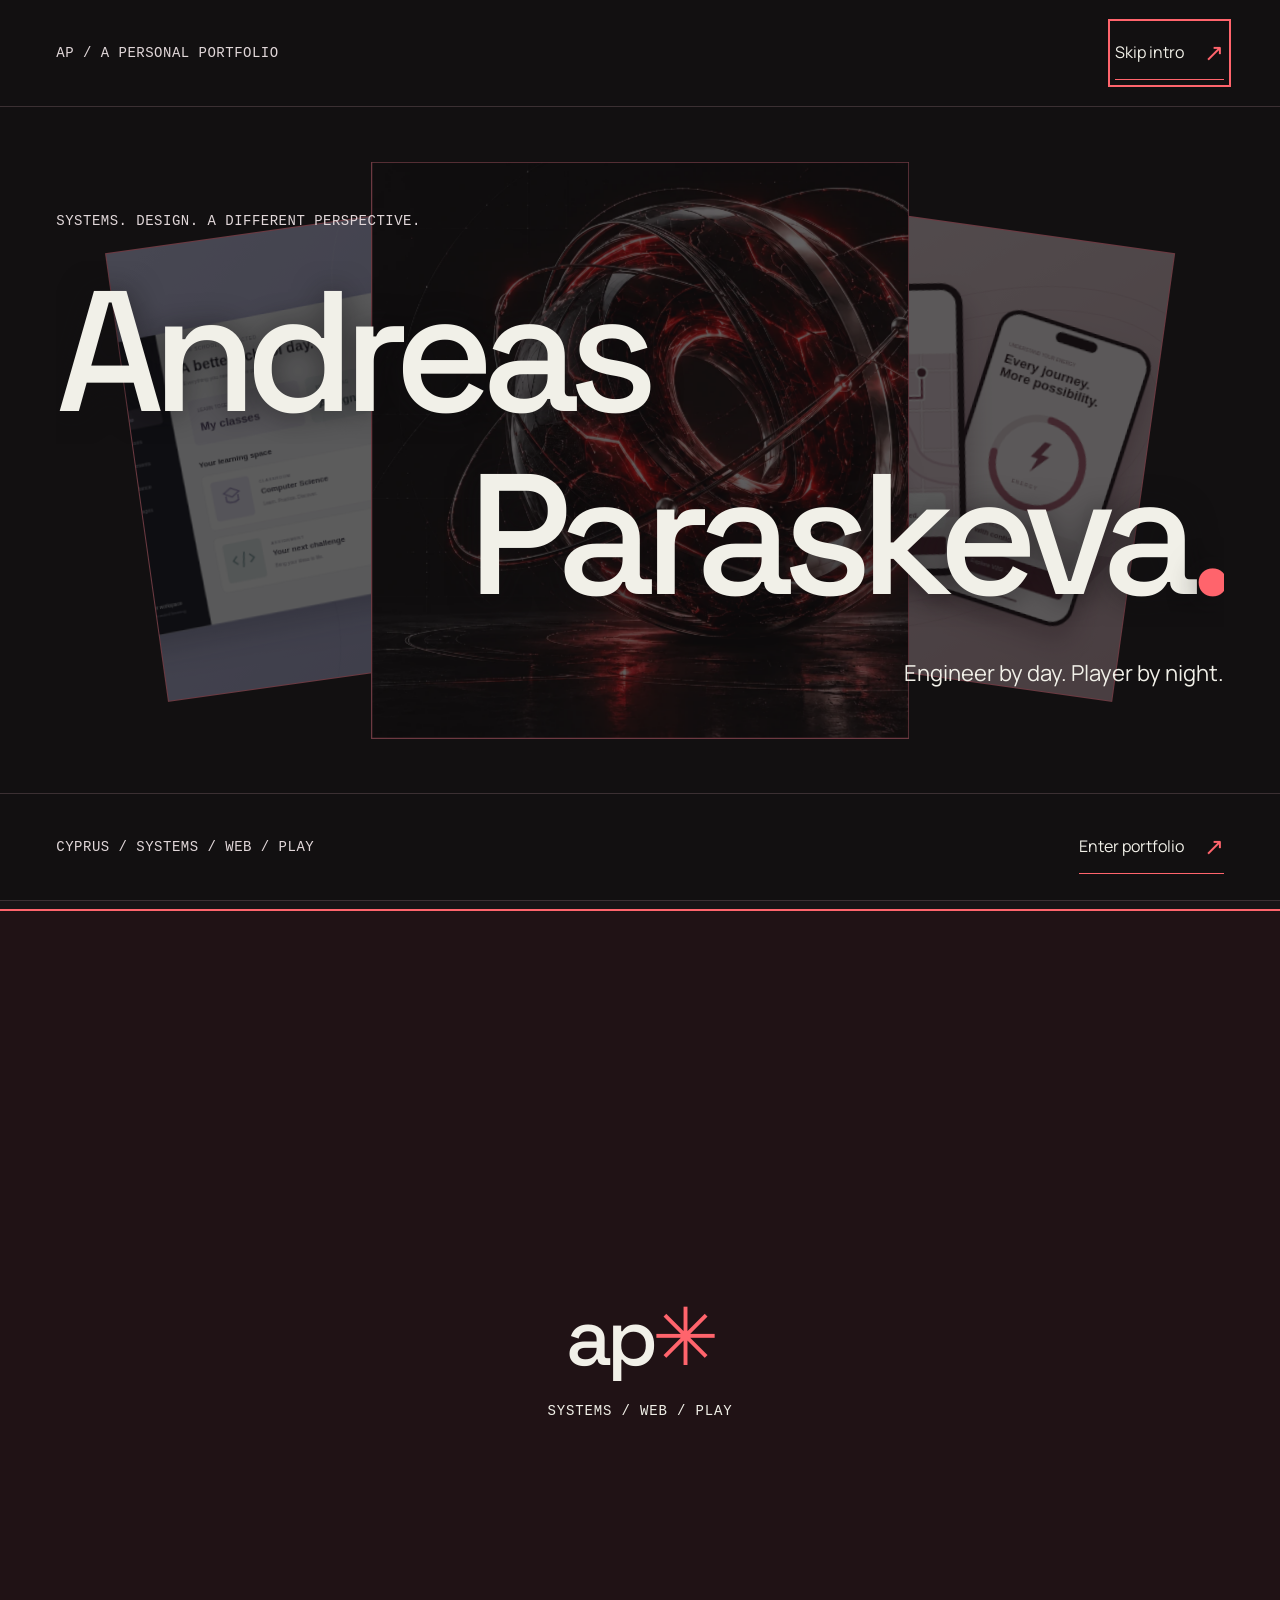
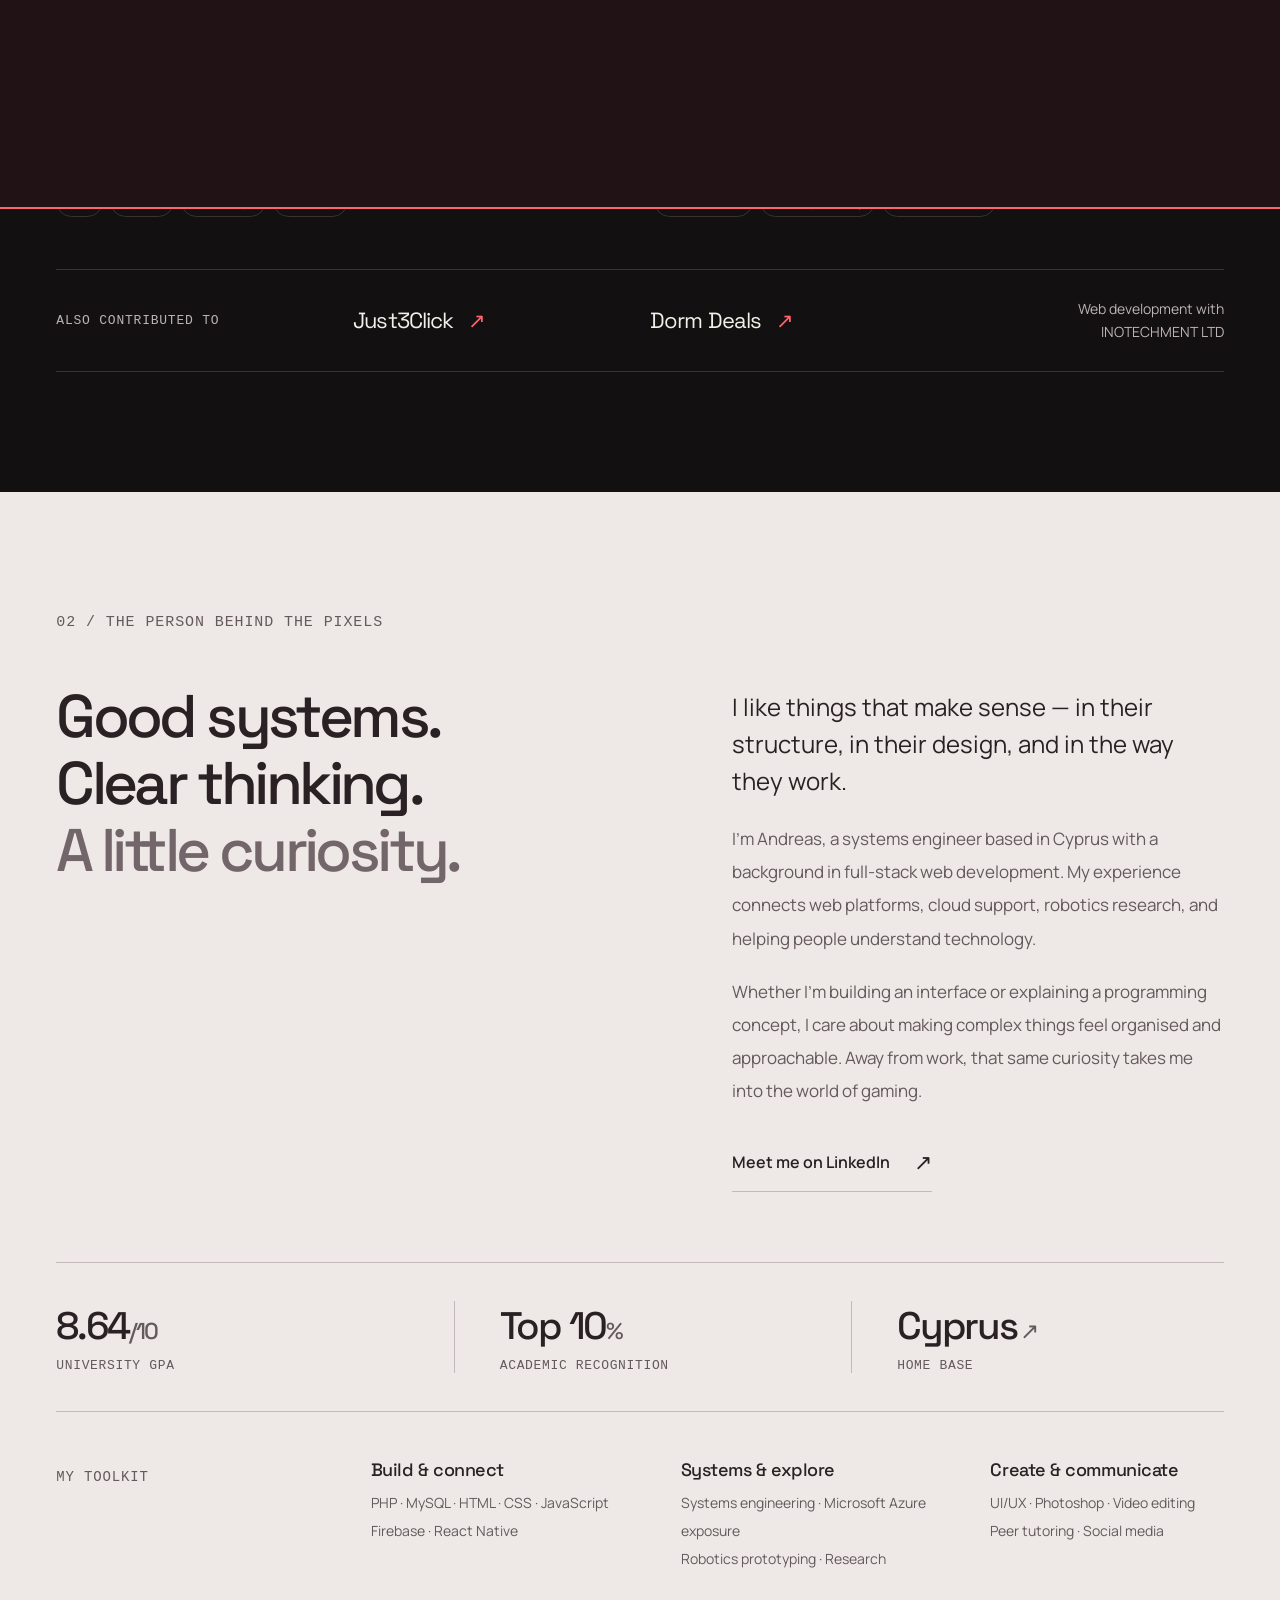
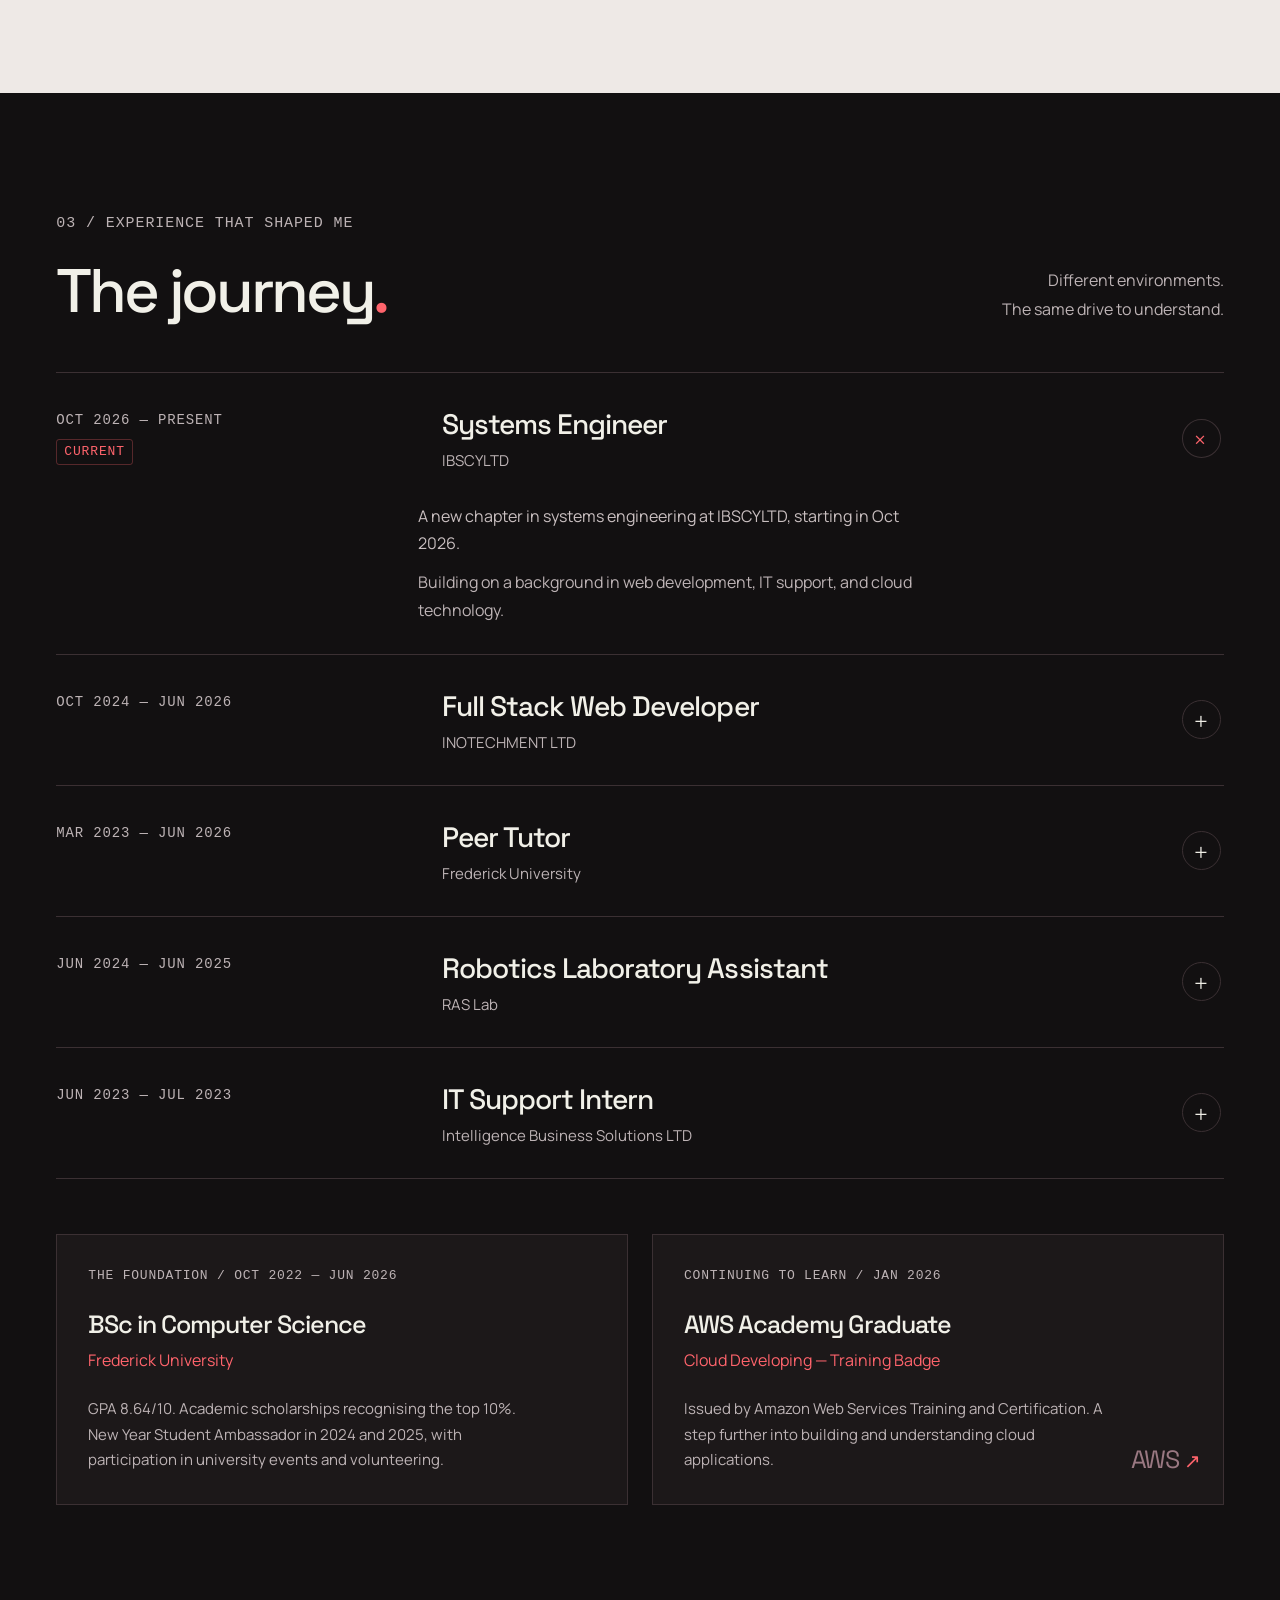
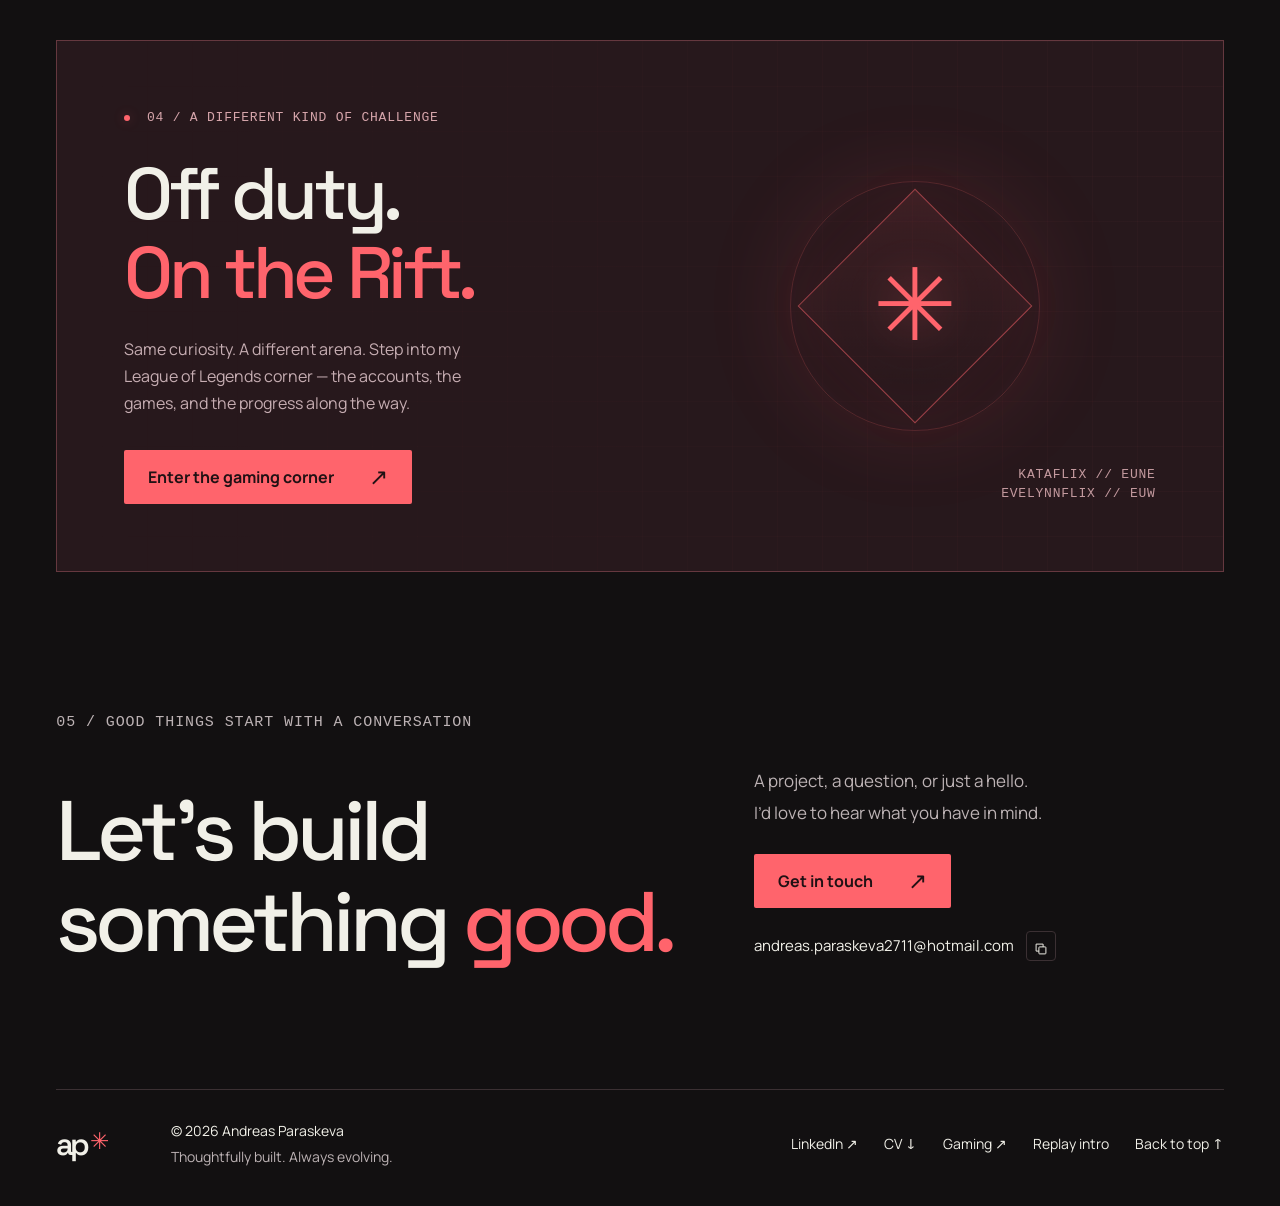
<file: index.html>
<!doctype html>
<html lang="en">
  <head>
    <meta charset="utf-8" />
    <meta name="viewport" content="width=device-width, initial-scale=1" />
    <meta name="theme-color" content="#121011" />
    <meta
      name="description"
      content="Andreas Paraskeva — systems engineer and full-stack developer based in Cyprus. Explore web projects, robotics research, education, and a little life on the Rift."
    />
    <meta property="og:type" content="website" />
    <meta
      property="og:title"
      content="Andreas Paraskeva — Systems thinker. Digital builder."
    />
    <meta
      property="og:description"
      content="Systems engineering, full-stack development, and thoughtful digital experiences. A personal portfolio from Cyprus."
    />
    <meta property="og:url" content="https://antreasparaskeva.com/" />
    <meta
      property="og:image"
      content="https://antreasparaskeva.com/assets/images/hero-art-red.webp"
    />
    <meta name="twitter:card" content="summary_large_image" />
    <title>Andreas Paraskeva — Systems thinker. Digital builder.</title>
    <link rel="canonical" href="https://antreasparaskeva.com/" />
    <link
      rel="icon"
      href="assets/images/favicon.svg?v=readable-motion-3"
      type="image/svg+xml"
    />
    <link
      rel="preload"
      href="assets/fonts/SpaceGrotesk.woff2"
      as="font"
      type="font/woff2"
      crossorigin
    />
    <link
      rel="preload"
      href="assets/images/hero-art-red.webp"
      as="image"
      fetchpriority="high"
    />
    <link rel="stylesheet" href="assets/css/styles.css?v=readable-motion-3" />
    <link rel="stylesheet" href="assets/css/intro.css?v=readable-motion-3" />
    <script src="assets/js/main.js?v=readable-motion-3" defer></script>
    <script src="assets/js/intro.js?v=readable-motion-3" defer></script>
    <link
      rel="stylesheet"
      href="assets/css/transitions.css?v=readable-motion-3"
    />
    <script src="assets/js/transitions.js?v=readable-motion-3"></script>
  </head>
  <body>
    <a class="skip-link" href="#main">Skip to content</a>
    <dialog
      class="site-intro"
      id="site-intro"
      aria-labelledby="intro-name"
      aria-describedby="intro-caption"
    >
      <div class="intro-top">
        <p class="intro-label">AP / A PERSONAL PORTFOLIO</p>
        <button class="intro-skip" type="button" data-intro-skip>
          Skip intro <span aria-hidden="true">↗</span>
        </button>
      </div>
      <div class="intro-stage">
        <div class="intro-gallery" aria-hidden="true">
          <div class="intro-card intro-card--web">
            <img
              src="assets/images/better-schools.svg"
              alt=""
              width="1000"
              height="750"
            />
          </div>
          <div class="intro-art intro-card intro-card--core">
            <img
              src="assets/images/hero-art-red.webp"
              alt=""
              width="1536"
              height="1024"
              fetchpriority="high"
            />
            <span class="intro-art-shade"></span>
          </div>
          <div class="intro-card intro-card--mobile">
            <img
              src="assets/images/v2go.svg"
              alt=""
              width="1000"
              height="750"
            />
          </div>
        </div>
        <div class="intro-center">
          <p class="intro-pretitle">
            SYSTEMS. DESIGN. A DIFFERENT PERSPECTIVE.
          </p>
          <h2 class="intro-name" id="intro-name">
            <span class="intro-word-mask"
              ><span class="intro-word">Andreas</span></span
            >
            <span class="intro-word-mask"
              ><span class="intro-word"
                >Paraskeva<span class="intro-dot">.</span></span
              ></span
            >
          </h2>
          <p class="intro-caption" id="intro-caption">
            Engineer by day. Player by night.
          </p>
        </div>
      </div>
      <div class="intro-bottom">
        <p class="intro-label">CYPRUS / SYSTEMS / WEB / PLAY</p>
        <button class="intro-enter" type="button" data-intro-skip>
          Enter portfolio <span aria-hidden="true">↗</span>
        </button>
      </div>
    </dialog>
    <div class="scroll-progress" aria-hidden="true"></div>
    <header class="site-header shell">
      <a
        class="brand"
        href="index.html"
        aria-label="ap — Andreas Paraskeva, Systems &amp; Digital — home"
        ><span class="brand-mark">ap<span aria-hidden="true">✳</span></span
        ><span class="brand-caption"
          >ANDREAS PARASKEVA<br />SYSTEMS &amp; DIGITAL</span
        ></a
      >
      <button
        class="menu-toggle"
        type="button"
        data-menu-toggle
        aria-controls="site-nav"
        aria-expanded="false"
      >
        <span>Menu</span><span class="menu-icon" aria-hidden="true"></span>
      </button>
      <nav
        class="header-nav"
        id="site-nav"
        data-nav
        aria-label="Main navigation"
      >
        <a class="nav-link" href="#work">Work</a
        ><a class="nav-link" href="#about">About</a
        ><a class="nav-link" href="#journey">Journey</a
        ><a class="nav-link nav-link--gaming" href="gaming/"
          >Gaming <span aria-hidden="true">↗</span></a
        ><a class="nav-link nav-link--contact" href="#contact"
          >Let’s talk <span aria-hidden="true">↗</span></a
        >
      </nav>
    </header>
    <main id="main">
      <section class="hero shell" aria-labelledby="hero-title">
        <div class="hero-image" aria-hidden="true">
          <img
            src="assets/images/hero-art-red.webp"
            width="1536"
            height="1024"
            alt=""
            fetchpriority="high"
          />
          <div class="hero-image-shade"></div>
        </div>
        <div class="hero-topline">
          <p class="eyebrow">
            <span class="status-dot"></span> BASED IN CYPRUS / THINKING BEYOND
          </p>
          <p class="hero-index mono" aria-hidden="true">PORTFOLIO — 2026</p>
        </div>
        <div class="hero-content">
          <p class="hero-kicker">Systems thinker. Digital builder.</p>
          <h1 id="hero-title" tabindex="-1">
            Andreas<br />Paraskeva<span class="accent">.</span>
          </h1>
          <p class="hero-description">
            Connecting thoughtful design with technology that works. From
            full-stack platforms to the systems behind them.
          </p>
          <div class="hero-actions">
            <a class="button button--accent" href="#work"
              >Explore my work <span aria-hidden="true">↘</span></a
            ><a
              class="text-link"
              href="assets/docs/Andreas-Paraskeva-CV.pdf"
              download
              >Download CV <span aria-hidden="true">↓</span></a
            >
          </div>
        </div>
        <div class="hero-coordinate mono" aria-hidden="true">
          CYPRUS / EASTERN MEDITERRANEAN<br /><span
            >CONNECTED. CURIOUS. CREATING.</span
          >
        </div>
        <div class="hero-bottom">
          <a href="#work" class="scroll-cue"
            ><span class="scroll-cue-line" aria-hidden="true"></span> SCROLL TO
            DISCOVER</a
          >
          <p class="hero-current">
            <span class="muted">CURRENT CHAPTER</span><br />Systems Engineer
            <span class="accent">/</span> IBSCYLTD
          </p>
          <p class="local-time mono">
            CYPRUS <span data-local-time>UTC+3</span>
          </p>
        </div>
      </section>

      <div class="skills-ribbon" role="group" aria-label="Areas of interest">
        <div class="shell">
          <span>SYSTEMS ENGINEERING</span><span aria-hidden="true">✳</span
          ><span>FULL-STACK DEVELOPMENT</span><span aria-hidden="true">✳</span
          ><span>CREATIVE TECHNOLOGY</span><span aria-hidden="true">✳</span
          ><span>A LITTLE GAMING</span>
        </div>
      </div>

      <section
        class="work-section section-pad shell"
        id="work"
        aria-labelledby="work-title"
      >
        <div class="section-heading reveal">
          <p class="eyebrow">01 / THINGS I’VE BUILT</p>
          <div class="heading-row">
            <h2 id="work-title">
              Selected work<span class="accent">.</span><sup>(02)</sup>
            </h2>
            <p>Real problems.<br />Useful digital solutions.</p>
          </div>
        </div>
        <div class="project-grid">
          <article class="project-card reveal">
            <button
              class="project-visual project-visual--school"
              type="button"
              disabled
              data-project="better-schools"
              aria-label="01 — WEB PLATFORM, INTERFACE ILLUSTRATION — Read about Better Schools"
            >
              <span class="project-number mono">01 — WEB PLATFORM</span
              ><img
                src="assets/images/better-schools.svg"
                alt="Illustrated educational dashboard with classes, assignments and a chat panel"
                width="1000"
                height="750"
                loading="lazy"
              /><span class="project-open" aria-hidden="true">↗</span
              ><span class="visual-caption mono">INTERFACE ILLUSTRATION</span>
            </button>
            <div class="project-meta">
              <div>
                <h3>
                  <button type="button" disabled data-project="better-schools">
                    Better Schools <span aria-hidden="true">↗</span>
                  </button>
                </h3>
                <p>A more connected learning experience.</p>
              </div>
              <span class="project-type mono">FULL-STACK / EDUCATION</span>
            </div>
            <div class="tags">
              <span>PHP</span><span>MySQL</span><span>JavaScript</span
              ><span>Firebase</span>
            </div>
          </article>
          <article class="project-card reveal">
            <button
              class="project-visual project-visual--v2go"
              type="button"
              disabled
              data-project="v2go"
              aria-label="02 — MOBILE APPLICATION, INTERFACE ILLUSTRATION — Read about the V2Go mobile application"
            >
              <span class="project-number mono">02 — MOBILE APPLICATION</span
              ><img
                src="assets/images/v2go.svg"
                alt="Illustrated mobile route planner and energy screen for an electric vehicle"
                width="1000"
                height="750"
                loading="lazy"
              /><span class="project-open" aria-hidden="true">↗</span
              ><span class="visual-caption mono">INTERFACE ILLUSTRATION</span>
            </button>
            <div class="project-meta">
              <div>
                <h3>
                  <button type="button" disabled data-project="v2go">
                    V2Go <span aria-hidden="true">↗</span>
                  </button>
                </h3>
                <p>Exploring the future of electric mobility.</p>
              </div>
              <span class="project-type mono">MOBILE / ENERGY</span>
            </div>
            <div class="tags">
              <span>React Native</span><span>Route planning</span
              ><span>Vehicle-to-Grid</span>
            </div>
          </article>
        </div>
        <noscript
          ><div class="project-fallback">
            <p>
              <strong>Better Schools:</strong> authentication, assignments,
              attendance, real-time chat, and role-based access.
              <a
                href="https://betterschools.eu"
                target="_blank"
                rel="noopener noreferrer"
                >Visit Better Schools ↗</a
              >
            </p>
            <p>
              <strong>V2Go:</strong> a React Native final-year project exploring
              route planning, battery analysis, and Vehicle-to-Grid concepts.
              <a
                href="mailto:andreas.paraskeva2711@hotmail.com?subject=Tell%20me%20about%20V2Go"
                >Ask me about V2Go ↗</a
              >
            </p>
          </div></noscript
        >
        <div class="contribution-row reveal">
          <p class="eyebrow">ALSO CONTRIBUTED TO</p>
          <a
            href="https://just3click.gr"
            target="_blank"
            rel="noopener noreferrer"
            >Just3Click <span aria-hidden="true">↗</span></a
          ><a
            href="https://dormdeals.com"
            target="_blank"
            rel="noopener noreferrer"
            >Dorm Deals <span aria-hidden="true">↗</span></a
          >
          <p>Web development with<br />INOTECHMENT LTD</p>
        </div>
      </section>

      <section
        class="about-section section-pad"
        id="about"
        aria-labelledby="about-title"
      >
        <div class="shell">
          <div class="section-heading reveal">
            <p class="eyebrow">02 / THE PERSON BEHIND THE PIXELS</p>
          </div>
          <div class="about-grid">
            <h2 class="about-title reveal" id="about-title">
              Good systems.<br />Clear thinking.<br /><span
                >A little curiosity.</span
              >
            </h2>
            <div class="about-copy reveal">
              <p class="lead">
                I like things that make sense — in their structure, in their
                design, and in the way they work.
              </p>
              <p>
                I’m Andreas, a systems engineer based in Cyprus with a
                background in full-stack web development. My experience connects
                web platforms, cloud support, robotics research, and helping
                people understand technology.
              </p>
              <p>
                Whether I’m building an interface or explaining a programming
                concept, I care about making complex things feel organised and
                approachable. Away from work, that same curiosity takes me into
                the world of gaming.
              </p>
              <a
                class="text-link"
                href="https://www.linkedin.com/in/andreas-paraskeva-26b56a376/"
                target="_blank"
                rel="noopener noreferrer"
                >Meet me on LinkedIn <span aria-hidden="true">↗</span></a
              >
            </div>
          </div>
          <div class="about-stats reveal">
            <div>
              <strong>8.64<span>/10</span></strong>
              <p>UNIVERSITY GPA</p>
            </div>
            <div>
              <strong>Top 10<span>%</span></strong>
              <p>ACADEMIC RECOGNITION</p>
            </div>
            <div>
              <strong>Cyprus<span> ↗</span></strong>
              <p>HOME BASE</p>
            </div>
          </div>
          <div class="toolkit reveal">
            <p class="eyebrow">MY TOOLKIT</p>
            <div class="toolkit-groups">
              <div>
                <h3>Build &amp; connect</h3>
                <p>
                  PHP · MySQL · HTML · CSS · JavaScript<br />Firebase · React
                  Native
                </p>
              </div>
              <div>
                <h3>Systems &amp; explore</h3>
                <p>
                  Systems engineering · Microsoft Azure exposure<br />Robotics
                  prototyping · Research
                </p>
              </div>
              <div>
                <h3>Create &amp; communicate</h3>
                <p>
                  UI/UX · Photoshop · Video editing<br />Peer tutoring · Social
                  media
                </p>
              </div>
            </div>
          </div>
        </div>
      </section>

      <section
        class="journey-section section-pad shell"
        id="journey"
        aria-labelledby="journey-title"
      >
        <div class="section-heading reveal">
          <p class="eyebrow">03 / EXPERIENCE THAT SHAPED ME</p>
          <div class="heading-row">
            <h2 id="journey-title">The journey<span class="accent">.</span></h2>
            <p>Different environments.<br />The same drive to understand.</p>
          </div>
        </div>
        <div class="experience-list reveal">
          <details class="experience-item" open>
            <summary>
              <span class="experience-date mono"
                >OCT 2026 — PRESENT<span class="current-pill"
                  >CURRENT</span
                ></span
              ><span class="experience-role"
                >Systems Engineer<small>IBSCYLTD</small></span
              ><span class="experience-toggle" aria-hidden="true">+</span>
            </summary>
            <div class="experience-description">
              <p>
                A new chapter in systems engineering at IBSCYLTD, starting in
                Oct 2026.
              </p>
              <p class="muted">
                Building on a background in web development, IT support, and
                cloud technology.
              </p>
            </div>
          </details>
          <details class="experience-item">
            <summary>
              <span class="experience-date mono">OCT 2024 — JUN 2026</span
              ><span class="experience-role"
                >Full Stack Web Developer<small>INOTECHMENT LTD</small></span
              ><span class="experience-toggle" aria-hidden="true">+</span>
            </summary>
            <div class="experience-description">
              <p>
                Worked on real-world web platforms including Better Schools,
                Just3Click, and Dorm Deals. Developed PHP, Firebase, and UI/UX
                skills while collaborating remotely with the team.
              </p>
            </div>
          </details>
          <details class="experience-item">
            <summary>
              <span class="experience-date mono">MAR 2023 — JUN 2026</span
              ><span class="experience-role"
                >Peer Tutor<small>Frederick University</small></span
              ><span class="experience-toggle" aria-hidden="true">+</span>
            </summary>
            <div class="experience-description">
              <p>
                Supported students in programming and computer science courses,
                helping them understand difficult topics and build confidence in
                their learning.
              </p>
            </div>
          </details>
          <details class="experience-item">
            <summary>
              <span class="experience-date mono">JUN 2024 — JUN 2025</span
              ><span class="experience-role"
                >Robotics Laboratory Assistant<small>RAS Lab</small></span
              ><span class="experience-toggle" aria-hidden="true">+</span>
            </summary>
            <div class="experience-description">
              <p>
                Assisted with the IRSAI project, researched robotics
                prototyping, and managed the lab’s social media. A year of
                hands-on research and technology communication.
              </p>
            </div>
          </details>
          <details class="experience-item">
            <summary>
              <span class="experience-date mono">JUN 2023 — JUL 2023</span
              ><span class="experience-role"
                >IT Support Intern<small
                  >Intelligence Business Solutions LTD</small
                ></span
              ><span class="experience-toggle" aria-hidden="true">+</span>
            </summary>
            <div class="experience-description">
              <p>
                Assisted with Microsoft Azure cloud solutions and prepared
                customer laptops — an early introduction to the practical work
                behind reliable IT.
              </p>
            </div>
          </details>
        </div>
        <div class="education-grid reveal">
          <article class="education-card">
            <p class="eyebrow">THE FOUNDATION / OCT 2022 — JUN 2026</p>
            <h3>BSc in Computer Science</h3>
            <p class="education-school">Frederick University</p>
            <p>
              GPA 8.64/10. Academic scholarships recognising the top 10%. New
              Year Student Ambassador in 2024 and 2025, with participation in
              university events and volunteering.
            </p>
          </article>
          <article class="education-card">
            <p class="eyebrow">CONTINUING TO LEARN / JAN 2026</p>
            <h3>AWS Academy Graduate</h3>
            <p class="education-school">Cloud Developing — Training Badge</p>
            <p>
              Issued by Amazon Web Services Training and Certification. A step
              further into building and understanding cloud applications.
            </p>
            <span class="education-badge" aria-hidden="true"
              >AWS<span>↗</span></span
            >
          </article>
        </div>
      </section>

      <section
        class="gaming-teaser shell"
        aria-labelledby="gaming-teaser-title"
      >
        <div class="gaming-teaser-inner reveal">
          <div class="teaser-grid" aria-hidden="true"></div>
          <div>
            <p class="eyebrow">
              <span class="status-dot"></span> 04 / A DIFFERENT KIND OF
              CHALLENGE
            </p>
            <h2 id="gaming-teaser-title">
              Off duty.<br /><span>On the Rift.</span>
            </h2>
            <p>
              Same curiosity. A different arena. Step into my League of Legends
              corner — the accounts, the games, and the progress along the way.
            </p>
            <a class="button button--accent" href="gaming/"
              >Enter the gaming corner <span aria-hidden="true">↗</span></a
            >
          </div>
          <div class="teaser-symbol" aria-hidden="true">
            <span class="crosshair"></span
            ><span class="teaser-code mono"
              >KATAFLIX // EUNE<br />EVELYNNFLIX // EUW</span
            >
          </div>
        </div>
      </section>

      <section
        class="contact-section section-pad shell"
        id="contact"
        aria-labelledby="contact-title"
      >
        <div class="reveal">
          <p class="eyebrow">05 / GOOD THINGS START WITH A CONVERSATION</p>
          <div class="contact-grid">
            <h2 id="contact-title">
              Let’s build<br />something <span>good.</span>
            </h2>
            <div class="contact-copy">
              <p>
                A project, a question, or just a hello.<br />I’d love to hear
                what you have in mind.
              </p>
              <a
                class="button button--accent"
                href="mailto:andreas.paraskeva2711@hotmail.com"
                >Get in touch <span aria-hidden="true">↗</span></a
              >
              <div class="email-row">
                <a href="mailto:andreas.paraskeva2711@hotmail.com"
                  >andreas.paraskeva2711@hotmail.com</a
                ><button
                  class="copy-email"
                  type="button"
                  data-copy-email
                  aria-label="Copy email address"
                >
                  <svg
                    width="14"
                    height="14"
                    viewBox="0 0 20 20"
                    fill="none"
                    stroke="currentColor"
                    stroke-width="1.4"
                    aria-hidden="true"
                  >
                    <rect x="7" y="7" width="10" height="10" rx="1" />
                    <path d="M13 7V3H3v10h4" />
                  </svg>
                </button>
              </div>
              <p class="copy-status" data-copy-status role="status"></p>
            </div>
          </div>
        </div>
      </section>
    </main>
    <footer class="site-footer shell">
      <a class="brand-mark" href="#main" aria-label="ap — Back to top"
        >ap<span aria-hidden="true">✳</span></a
      >
      <p>
        © <span data-year>2026</span> Andreas Paraskeva<br /><span
          class="muted"
          >Thoughtfully built. Always evolving.</span
        >
      </p>
      <div class="footer-links">
        <a
          href="https://www.linkedin.com/in/andreas-paraskeva-26b56a376/"
          target="_blank"
          rel="noopener noreferrer"
          >LinkedIn ↗</a
        ><a href="assets/docs/Andreas-Paraskeva-CV.pdf" download>CV ↓</a
        ><a href="gaming/">Gaming ↗</a
        ><button type="button" class="footer-replay" data-replay-intro hidden>
          Replay intro</button
        ><a href="#main">Back to top ↑</a>
      </div>
    </footer>
    <dialog
      class="project-dialog"
      id="project-dialog"
      aria-labelledby="dialog-title"
    >
      <div class="dialog-head">
        <span class="eyebrow" id="dialog-category"></span
        ><button
          class="dialog-close"
          type="button"
          aria-label="Close project details"
        >
          ✕
        </button>
      </div>
      <h2 id="dialog-title"></h2>
      <p class="dialog-intro" id="dialog-intro"></p>
      <div class="dialog-body" id="dialog-body"></div>
      <div class="tags" id="dialog-tags"></div>
      <a class="button button--accent" id="dialog-link" href="#work"
        >Visit website ↗</a
      >
      <p class="dialog-note" id="dialog-note"></p>
    </dialog>
    <script type="application/ld+json">
      {
        "@context": "https://schema.org",
        "@type": "Person",
        "name": "Andreas Paraskeva",
        "url": "https://antreasparaskeva.com/",
        "jobTitle": "Systems Engineer",
        "worksFor": { "@type": "Organization", "name": "IBSCYLTD" },
        "sameAs": ["https://www.linkedin.com/in/andreas-paraskeva-26b56a376/"],
        "knowsAbout": [
          "Systems engineering",
          "Web development",
          "PHP",
          "JavaScript",
          "Firebase",
          "Robotics"
        ],
        "alumniOf": {
          "@type": "CollegeOrUniversity",
          "name": "Frederick University"
        }
      }
    </script>
  </body>
</html>
</file>
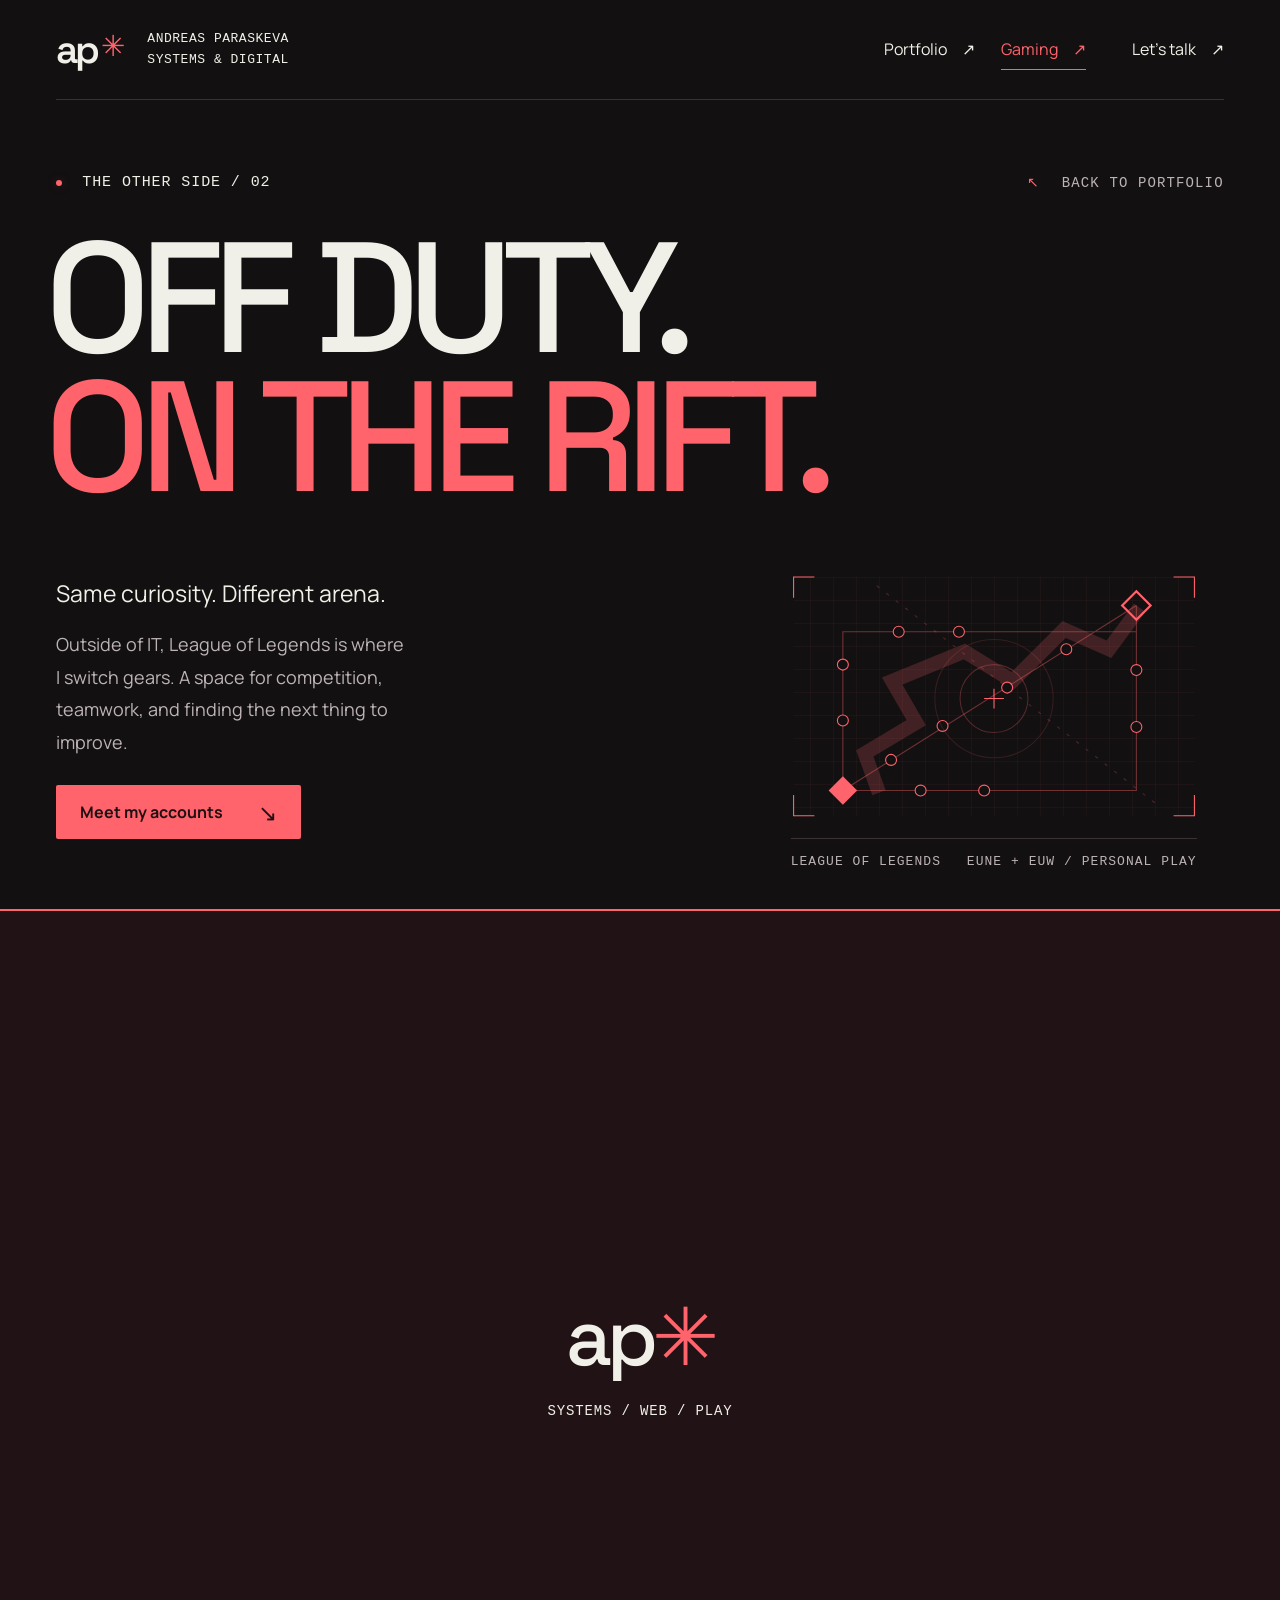
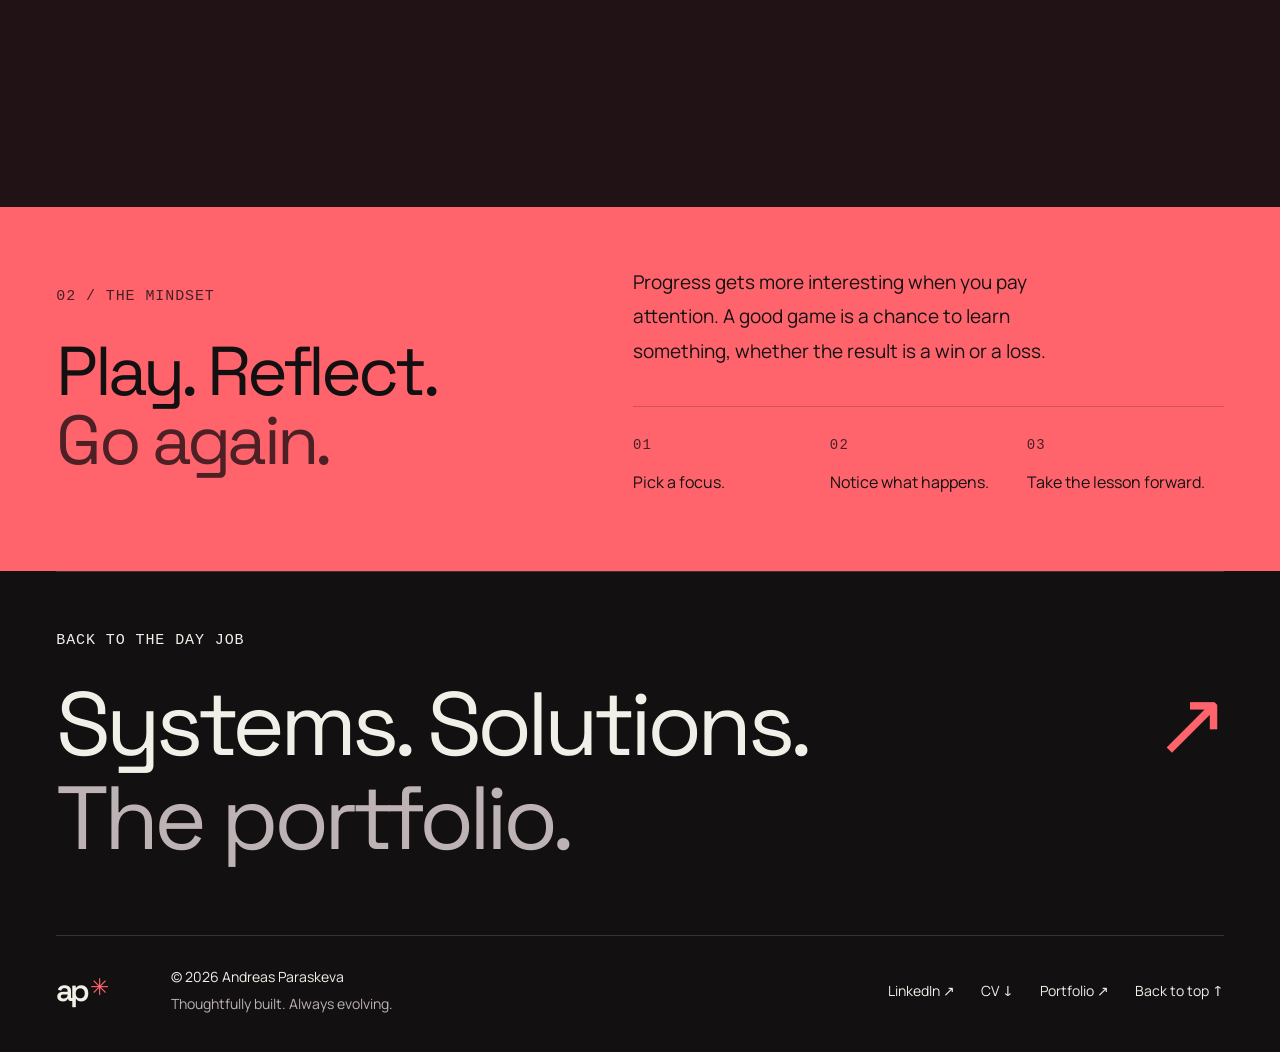
<file: gaming/index.html>
<!doctype html>
<html lang="en">
  <head>
    <meta charset="utf-8" />
    <meta name="viewport" content="width=device-width, initial-scale=1" />
    <meta name="theme-color" content="#121011" />
    <meta
      name="description"
      content="The gaming side of Andreas Paraskeva: League of Legends, KataFlix on EUNE, and EvelynnFlix on EUW."
    />
    <title>Gaming — Andreas Paraskeva / KataFlix</title>
    <link rel="canonical" href="https://antreasparaskeva.com/gaming/" />
    <meta property="og:type" content="website" />
    <meta
      property="og:title"
      content="Off duty. On the Rift. — Andreas Paraskeva"
    />
    <meta
      property="og:description"
      content="League of Legends, a little competition, and the habit of getting better. The gaming side of Andreas Paraskeva."
    />
    <meta property="og:url" content="https://antreasparaskeva.com/gaming/" />
    <meta
      property="og:image"
      content="https://antreasparaskeva.com/assets/images/hero-art-red.webp"
    />
    <meta name="twitter:card" content="summary_large_image" />
    <link
      rel="icon"
      href="../assets/images/favicon.svg?v=readable-motion-3"
      type="image/svg+xml"
    />
    <link
      rel="preload"
      href="../assets/fonts/SpaceGrotesk.woff2"
      as="font"
      type="font/woff2"
      crossorigin
    />
    <link
      rel="stylesheet"
      href="../assets/css/styles.css?v=readable-motion-3"
    />
    <link
      rel="stylesheet"
      href="../assets/css/gaming.css?v=readable-motion-3"
    />
    <script src="../assets/js/main.js?v=readable-motion-3" defer></script>
    <script src="../assets/js/gaming.js?v=readable-motion-3" defer></script>
    <link
      rel="stylesheet"
      href="../assets/css/transitions.css?v=readable-motion-3"
    />
    <script src="../assets/js/transitions.js?v=readable-motion-3"></script>
  </head>
  <body class="gaming-page">
    <a class="skip-link" href="#main">Skip to content</a>
    <header class="site-header shell">
      <a
        class="brand"
        href="../index.html"
        aria-label="ap — Andreas Paraskeva, Systems &amp; Digital — portfolio"
        ><span class="brand-mark">ap<span aria-hidden="true">✳</span></span
        ><span class="brand-caption"
          >ANDREAS PARASKEVA<br />SYSTEMS &amp; DIGITAL</span
        ></a
      >
      <button
        class="menu-toggle"
        type="button"
        data-menu-toggle
        aria-expanded="false"
        aria-controls="site-navigation"
      >
        <span>Menu</span><span class="menu-icon" aria-hidden="true"></span>
      </button>
      <nav
        class="header-nav"
        id="site-navigation"
        data-nav
        aria-label="Main navigation"
      >
        <a class="nav-link" href="../index.html"
          >Portfolio <span aria-hidden="true">↗</span></a
        >
        <a class="nav-link nav-link--gaming" href="./" aria-current="page"
          >Gaming <span aria-hidden="true">↗</span></a
        >
        <a class="nav-link nav-link--contact" href="../index.html#contact"
          >Let’s talk <span aria-hidden="true">↗</span></a
        >
      </nav>
    </header>
    <main id="main">
      <section class="gaming-hero shell" aria-labelledby="gaming-title">
        <div class="gaming-hero-top">
          <p class="eyebrow">
            <span class="status-dot" aria-hidden="true"></span> THE OTHER SIDE /
            02
          </p>
          <a class="gaming-back" href="../index.html"
            ><span aria-hidden="true">↖</span> Back to portfolio</a
          >
        </div>
        <h1 class="gaming-title" id="gaming-title">
          OFF DUTY.<br /><span>ON THE RIFT.</span>
        </h1>
        <div class="gaming-hero-bottom">
          <div class="gaming-intro">
            <p class="gaming-intro-title">Same curiosity. Different arena.</p>
            <p>
              Outside of IT, League of Legends is where I switch gears. A space
              for competition, teamwork, and finding the next thing to improve.
            </p>
            <a class="button button--accent" href="#accounts"
              >Meet my accounts <span aria-hidden="true">↘</span></a
            >
          </div>
          <div class="rift-visual" aria-hidden="true">
            <svg
              viewBox="0 0 420 260"
              class="rift-map"
              fill="none"
              xmlns="http://www.w3.org/2000/svg"
            >
              <defs>
                <pattern
                  id="rift-grid"
                  width="21"
                  height="21"
                  patternUnits="userSpaceOnUse"
                >
                  <path
                    d="M21 0H0V21"
                    stroke="currentColor"
                    stroke-opacity=".15"
                    stroke-width=".6"
                  />
                </pattern>
              </defs>
              <rect
                x="27"
                y="21"
                width="366"
                height="218"
                fill="url(#rift-grid)"
              />
              <path
                d="M72 216V71H340M72 216L340 47M72 216H340V47"
                stroke="currentColor"
                stroke-width="1"
                stroke-opacity=".4"
              />
              <path
                d="M105 218L92 182L139 154L117 116L183 89L227 116L274 69L315 87L343 49"
                stroke="currentColor"
                stroke-opacity=".2"
                stroke-width="13"
              />
              <path
                d="M103 29L363 232"
                stroke="currentColor"
                stroke-opacity=".25"
                stroke-dasharray="3 8"
              />
              <path d="M59 216L72 203L85 216L72 229Z" fill="currentColor" />
              <path
                d="M327 47L340 34L353 47L340 60Z"
                stroke="currentColor"
                stroke-width="2"
              />
              <g fill="#121011" stroke="currentColor">
                <circle cx="72" cy="152" r="5" />
                <circle cx="72" cy="101" r="5" />
                <circle cx="123" cy="71" r="5" />
                <circle cx="178" cy="71" r="5" />
                <circle cx="116" cy="188" r="5" />
                <circle cx="163" cy="157" r="5" />
                <circle cx="222" cy="122" r="5" />
                <circle cx="276" cy="87" r="5" />
                <circle cx="143" cy="216" r="5" />
                <circle cx="201" cy="216" r="5" />
                <circle cx="340" cy="158" r="5" />
                <circle cx="340" cy="106" r="5" />
              </g>
              <circle
                cx="210"
                cy="132"
                r="31"
                stroke="currentColor"
                stroke-opacity=".28"
              />
              <circle
                cx="210"
                cy="132"
                r="54"
                stroke="currentColor"
                stroke-opacity=".15"
              />
              <path
                d="M201 132H219M210 123V141M27 40V21H46M374 21H393V40M27 220V239H46M374 239H393V220"
                stroke="currentColor"
              />
            </svg>
            <div class="rift-caption">
              <span>LEAGUE OF LEGENDS</span
              ><span>EUNE + EUW / PERSONAL PLAY</span>
            </div>
          </div>
        </div>
        <div class="gaming-section-index">
          <span>SCROLL TO EXPLORE</span><span aria-hidden="true">↓</span
          ><span>ACCOUNTS / THE MINDSET</span>
        </div>
      </section>

      <section
        class="gaming-accounts shell"
        id="accounts"
        aria-labelledby="accounts-title"
      >
        <div class="gaming-section-head reveal">
          <p class="eyebrow">01 / PLAYER PROFILES</p>
          <h2 class="gaming-section-title" id="accounts-title">
            Two accounts.<br /><span>One player.</span>
          </h2>
          <p>
            Find my current rank, match history, and champion stats on OP.GG.
            Pick an account to take a closer look.
          </p>
        </div>
        <div class="account-console reveal">
          <div
            class="account-select"
            role="group"
            aria-label="Select a League of Legends account"
          >
            <button
              type="button"
              class="account-tab is-active"
              data-account="kataflix"
              aria-pressed="true"
            >
              <span class="account-tab-index">01</span><span>KataFlix</span
              ><span class="account-tab-arrow" aria-hidden="true">↗</span>
            </button>
            <button
              type="button"
              class="account-tab"
              data-account="evelynnflix"
              aria-pressed="false"
            >
              <span class="account-tab-index">02</span><span>EvelynnFlix</span
              ><span class="account-tab-arrow" aria-hidden="true">↗</span>
            </button>
          </div>
          <div class="account-details" aria-live="polite" aria-atomic="true">
            <div class="account-detail-top">
              <span class="console-label" id="account-region"
                >SUMMONER / EUNE</span
              ><span class="account-symbol" aria-hidden="true">↗</span>
            </div>
            <p class="account-name" id="account-name">
              KataFlix<span>#EUNE</span>
            </p>
            <p class="account-description">
              The full picture lives on OP.GG: current rank, recent matches, and
              performance over time.
            </p>
            <a
              class="button button--accent"
              id="account-profile-link"
              href="https://op.gg/lol/summoners/eune/KataFlix-EUNE"
              target="_blank"
              rel="noopener noreferrer"
              >View KataFlix on OP.GG <span aria-hidden="true">↗</span
              ><span class="sr-only"> (opens in a new tab)</span></a
            >
            <p class="account-footnote">PROFILE DATA IS VIEWED ON OP.GG</p>
          </div>
        </div>
        <noscript
          ><p class="gaming-noscript">
            You can also open
            <a
              href="https://op.gg/lol/summoners/euw/EvelynnFlix-EUW"
              target="_blank"
              rel="noopener noreferrer"
              >EvelynnFlix#EUW on OP.GG (new tab)</a
            >. Enable JavaScript to switch the featured account.
          </p></noscript
        >
      </section>

      <section class="practice-band" aria-labelledby="practice-title">
        <div class="shell practice-layout">
          <div class="reveal">
            <p class="eyebrow">02 / THE MINDSET</p>
            <h2 class="gaming-section-title" id="practice-title">
              Play. Reflect.<br /><span>Go again.</span>
            </h2>
          </div>
          <div class="practice-notes reveal">
            <p>
              Progress gets more interesting when you pay attention. A good game
              is a chance to learn something, whether the result is a win or a
              loss.
            </p>
            <div class="practice-steps">
              <div>
                <span>01</span>
                <p>Pick a focus.</p>
              </div>
              <div>
                <span>02</span>
                <p>Notice what happens.</p>
              </div>
              <div>
                <span>03</span>
                <p>Take the lesson forward.</p>
              </div>
            </div>
          </div>
        </div>
      </section>

      <section class="gaming-return shell reveal">
        <p class="eyebrow">BACK TO THE DAY JOB</p>
        <a href="../index.html" class="gaming-return-link"
          >Systems. Solutions.<br /><span>The portfolio.</span
          ><span class="gaming-return-arrow" aria-hidden="true">↗</span></a
        >
      </section>
    </main>
    <footer class="site-footer shell">
      <a class="brand-mark" href="#main" aria-label="ap — Back to top"
        >ap<span aria-hidden="true">✳</span></a
      >
      <p>
        © <span data-year>2026</span> Andreas Paraskeva<br /><span
          class="muted"
          >Thoughtfully built. Always evolving.</span
        >
      </p>
      <div class="footer-links">
        <a
          href="https://www.linkedin.com/in/andreas-paraskeva-26b56a376/"
          target="_blank"
          rel="noopener noreferrer"
          >LinkedIn ↗</a
        ><a href="../assets/docs/Andreas-Paraskeva-CV.pdf" download>CV ↓</a
        ><a href="../index.html">Portfolio ↗</a
        ><a href="#main">Back to top ↑</a>
      </div>
    </footer>
  </body>
</html>
</file>
<file: assets/css/styles.css>
@font-face {
  font-family: Space Grotesk;
  src: url("../fonts/SpaceGrotesk.woff2") format("woff2");
  font-style: normal;
  font-weight: 300 700;
  font-display: swap;
}
@font-face {
  font-family: Manrope;
  src: url("../fonts/Manrope.woff2") format("woff2");
  font-style: normal;
  font-weight: 200 800;
  font-display: swap;
}
@font-face {
  font-family: Manrope;
  src: url("../fonts/Symbols.ttf") format("truetype");
  font-style: normal;
  font-weight: 200 800;
  font-display: swap;
  unicode-range: U+2190-21FF, U+2715, U+2733;
}
@font-face {
  font-family: Space Grotesk;
  src: url("../fonts/Symbols.ttf") format("truetype");
  font-style: normal;
  font-weight: 300 700;
  font-display: swap;
  unicode-range: U+2190-21FF, U+2715, U+2733;
}
:root {
  --bg: #121011;
  --surface: #1c1819;
  --text: #f1f0e8;
  --muted: #bdb3b5;
  --accent: #ff646c;
  --line: #3b3033;
  --paper: #eee9e6;
  --font: Manrope, Arial, sans-serif;
  --display: "Space Grotesk", Arial, sans-serif;
  --mono: "Courier New", monospace;
  --gutter: clamp(22px, 4.4vw, 80px);
}
.sr-only {
  position: absolute !important;
  width: 1px !important;
  height: 1px !important;
  padding: 0 !important;
  margin: -1px !important;
  overflow: hidden !important;
  clip: rect(0, 0, 0, 0) !important;
  white-space: nowrap !important;
  border: 0 !important;
}
.project-fallback {
  border-top: 1px solid var(--line);
  margin-top: 30px;
  padding-top: 24px;
  color: var(--muted);
  font-size: 16px;
  display: grid;
  gap: 15px;
}
.project-fallback a {
  color: var(--accent);
  text-decoration: underline;
  text-underline-offset: 4px;
}
button[data-project]:disabled {
  cursor: default;
}
*,
*::before,
*::after {
  box-sizing: border-box;
}
html {
  scroll-behavior: smooth;
  scroll-padding-top: 30px;
}
body {
  margin: 0;
  background: var(--bg);
  color: var(--text);
  font: 400 18px/1.7 var(--font);
  -webkit-font-smoothing: antialiased;
}
body.menu-open {
  overflow: hidden;
}
button,
input,
select,
textarea {
  font: inherit;
}
button,
a,
input,
select,
textarea {
  -webkit-tap-highlight-color: transparent;
}
button {
  cursor: pointer;
}
a {
  color: inherit;
  text-decoration: none;
}
button {
  color: inherit;
}
img {
  max-width: 100%;
  display: block;
}
h1,
h2,
h3,
h4,
p {
  margin: 0;
}
h1,
h2,
h3,
h4 {
  font-family: var(--display);
  font-weight: 500;
  line-height: 1.08;
}
::selection {
  background: var(--accent);
  color: var(--bg);
}
:focus-visible {
  outline: 2px solid var(--accent);
  outline-offset: 5px;
}
.about-section :focus-visible {
  outline-color: var(--bg);
}
[hidden] {
  display: none !important;
}
.shell {
  width: calc(100% - var(--gutter) * 2);
  max-width: 1600px;
  margin-inline: auto;
}
.section-pad {
  padding-top: 120px;
  padding-bottom: 120px;
}
.eyebrow,
.mono {
  font-family: var(--mono);
  font-size: 15px;
  letter-spacing: 0.06em;
  line-height: 1.5;
}
.eyebrow {
  font-weight: 400;
}
.accent {
  color: var(--accent);
}
.muted {
  color: var(--muted);
}
.skip-link {
  position: fixed;
  z-index: 100;
  left: 20px;
  top: 15px;
  padding: 10px 20px;
  transform: translateY(-200%);
  background: var(--accent);
  color: var(--bg);
}
.skip-link:focus {
  transform: translateY(0);
}
.scroll-progress {
  height: 2px;
  width: 0;
  background: var(--accent);
  position: fixed;
  top: 0;
  left: 0;
  z-index: 90;
  pointer-events: none;
}
.site-header {
  height: 100px;
  display: flex;
  align-items: center;
  justify-content: space-between;
  position: relative;
  z-index: 20;
  border-bottom: 1px solid var(--line);
}
.brand {
  display: inline-flex;
  gap: 22px;
  align-items: center;
}
.brand-mark {
  font-family: var(--display);
  font-size: 39px;
  font-weight: 600;
  letter-spacing: -4px;
  line-height: 1;
}
.brand-mark span {
  font-size: 29px;
  color: var(--accent);
  display: inline-block;
  margin-left: 5px;
  letter-spacing: 0;
  vertical-align: top;
  transform: translateY(1px);
}
.brand-caption {
  font-family: var(--mono);
  font-size: 13px;
  letter-spacing: 0.04em;
  line-height: 1.55;
}
.header-nav {
  display: flex;
  align-items: center;
  gap: 26px;
}
.nav-link {
  font-size: 16px;
  position: relative;
  padding-block: 7px;
}
.nav-link::after {
  content: "";
  position: absolute;
  left: 0;
  bottom: 0;
  width: 0;
  height: 1px;
  background: currentColor;
  transition: width 0.25s;
}
.nav-link:hover::after,
.nav-link[aria-current="page"]::after {
  width: 100%;
}
.nav-link--gaming {
  color: var(--accent);
}
.nav-link--contact {
  margin-left: 20px;
}
.nav-link span {
  display: inline-block;
  margin-left: 12px;
}
.menu-toggle {
  display: none;
}
.button {
  display: inline-flex;
  justify-content: space-between;
  gap: 35px;
  align-items: center;
  min-height: 52px;
  padding: 14px 23px;
  font-size: 16px;
  font-weight: 700;
  border: 1px solid transparent;
  transition:
    background 0.25s,
    transform 0.25s;
  color: var(--text);
  background: var(--surface);
  border-radius: 2px;
  line-height: 1.5;
}
.button span {
  font-size: 23px;
  font-weight: 400;
  line-height: 1;
}
.button--accent {
  background: var(--accent);
  color: #211114;
}
.button--accent:hover {
  background: #ff9298;
  transform: translateY(-2px);
}
.button--outline {
  border-color: var(--line);
  background: transparent;
}
.button--outline:hover {
  background: var(--surface);
  border-color: var(--muted);
}
.text-link {
  display: inline-flex;
  align-items: center;
  gap: 24px;
  font-size: 16px;
  padding: 9px 0;
  border-bottom: 1px solid var(--line);
  font-weight: 600;
}
.text-link span {
  font-size: 22px;
  transition: transform 0.25s;
}
.text-link:hover span {
  transform: translate(2px, -2px);
}
.status-dot {
  display: inline-block;
  width: 6px;
  height: 6px;
  background: var(--accent);
  border-radius: 50%;
  margin-right: 8px;
  box-shadow: 0 0 12px #ff646c45;
}
.hero {
  position: relative;
  min-height: 745px;
  height: calc(100svh - 100px);
  max-height: 900px;
  display: flex;
  flex-direction: column;
  isolation: isolate;
}
.hero-image {
  position: absolute;
  right: calc(var(--gutter) * -1);
  top: 0;
  width: 88%;
  height: 100%;
  overflow: hidden;
  z-index: -1;
}
.hero-image img {
  height: 100%;
  width: 100%;
  object-fit: cover;
  object-position: 67% center;
  opacity: 0.83;
}
.hero-image-shade {
  position: absolute;
  inset: 0;
  background:
    linear-gradient(
      90deg,
      var(--bg) 0%,
      #121011db 13%,
      #12101168 40%,
      transparent 68%
    ),
    linear-gradient(
      0deg,
      var(--bg) 0%,
      transparent 25%,
      transparent 80%,
      #12101150 100%
    );
}
.hero-topline {
  display: flex;
  justify-content: space-between;
  align-items: center;
  padding-top: 30px;
}
.hero-topline .eyebrow {
  font-size: 14px;
}
.hero-index {
  color: var(--muted);
  font-size: 13px;
}
.hero-content {
  padding-top: 76px;
  position: relative;
}
.hero-kicker {
  font-size: 19px;
  color: #e1d9db;
  margin-bottom: 27px;
}
.hero h1 {
  font-size: clamp(76px, 8.9vw, 155px);
  letter-spacing: -0.072em;
  line-height: 0.94;
  max-width: 1040px;
}
.hero-description {
  max-width: 440px;
  font-size: 17px;
  color: #e1d9db;
  line-height: 1.85;
  margin-top: 31px;
}
.hero-actions {
  display: flex;
  align-items: center;
  gap: 30px;
  margin-top: 29px;
}
.hero-actions .text-link {
  font-size: 15px;
}
.hero-coordinate {
  position: absolute;
  right: 0;
  bottom: 163px;
  font-size: 14px;
  text-align: right;
  color: #c9bfc0;
}
.hero-coordinate span {
  font-size: 13px;
  color: var(--muted);
}
.hero-bottom {
  display: grid;
  grid-template-columns: 1fr 1fr 1fr;
  align-items: end;
  margin-top: auto;
  padding-top: 55px;
  padding-bottom: 32px;
}
.scroll-cue {
  display: flex;
  align-items: center;
  gap: 13px;
  font: 13px var(--mono);
  letter-spacing: 0.03em;
  width: max-content;
}
.scroll-cue-line {
  display: block;
  width: 17px;
  height: 32px;
  border: 1px solid #70565e;
  border-radius: 10px;
  position: relative;
}
.scroll-cue-line::after {
  content: "";
  position: absolute;
  top: 6px;
  left: 7px;
  width: 1px;
  height: 7px;
  background: var(--accent);
  animation: scrollCue 2s infinite;
}
.hero-current {
  font-size: 15px;
  text-align: center;
}
.hero-current .muted {
  font: 13px var(--mono);
  letter-spacing: 0.06em;
}
.local-time {
  font-size: 13px;
  text-align: right;
  color: var(--muted);
}
.local-time span {
  color: var(--text);
  margin-left: 12px;
}
.skills-ribbon {
  border-block: 1px solid var(--line);
  background: #181416;
}
.skills-ribbon > div {
  display: flex;
  justify-content: space-between;
  align-items: center;
  gap: 20px;
  min-height: 70px;
  font: 14px var(--mono);
  letter-spacing: 0.03em;
}
.skills-ribbon > div > span:nth-child(even) {
  color: var(--accent);
  font-size: 21px;
}
.section-heading {
  margin-bottom: 48px;
}
.section-heading > .eyebrow {
  color: var(--muted);
  margin-bottom: 22px;
}
.heading-row {
  display: flex;
  align-items: flex-end;
  justify-content: space-between;
  gap: 30px;
}
.heading-row h2 {
  font-size: clamp(40px, 4.8vw, 80px);
  letter-spacing: -0.055em;
}
.heading-row h2 sup {
  font: 16px var(--mono);
  letter-spacing: 0;
  vertical-align: top;
  margin-left: 15px;
  display: inline-block;
  margin-top: 10px;
  color: var(--muted);
}
.heading-row > p {
  font-size: 16px;
  color: var(--muted);
  line-height: 1.8;
  text-align: right;
}
.project-grid {
  display: grid;
  grid-template-columns: 1fr 1fr;
  gap: 28px;
}
.project-visual {
  position: relative;
  width: 100%;
  padding: 0;
  aspect-ratio: 4/3;
  border: 0;
  display: block;
  overflow: hidden;
  text-align: left;
  border-radius: 3px;
}
.project-visual--school {
  background: #b8b6ec;
}
.project-visual--v2go {
  background: #e5bcc3;
}
.project-visual img {
  width: 100%;
  height: 100%;
  object-fit: cover;
  transition: transform 0.7s cubic-bezier(0.2, 0.7, 0.3, 1);
}
.project-visual:hover img {
  transform: scale(1.045);
}
.project-number {
  position: absolute;
  top: 26px;
  left: 26px;
  color: #393749;
  z-index: 1;
  font-size: 13px;
}
.visual-caption {
  position: absolute;
  bottom: 22px;
  left: 26px;
  color: #3b3033;
  font-size: 13px;
}
.project-open {
  position: absolute;
  bottom: 24px;
  right: 25px;
  width: 42px;
  height: 42px;
  background: var(--bg);
  color: var(--text);
  display: grid;
  place-items: center;
  border-radius: 50%;
  font-size: 22px;
  transition: transform 0.25s;
}
.project-visual:hover .project-open {
  transform: rotate(45deg);
}
.project-meta {
  display: flex;
  gap: 16px;
  justify-content: space-between;
  align-items: flex-start;
  margin-top: 25px;
}
.project-meta h3 {
  font-size: 27px;
  letter-spacing: -0.035em;
}
.project-meta h3 button {
  background: none;
  border: 0;
  padding: 0;
  text-align: left;
  font: inherit;
}
.project-meta h3 span {
  font-size: 23px;
  color: var(--accent);
  margin-left: 8px;
}
.project-meta p {
  font-size: 16px;
  color: var(--muted);
  margin-top: 7px;
}
.project-type {
  font-size: 13px;
  margin-top: 9px;
  color: var(--muted);
  white-space: nowrap;
}
.tags {
  display: flex;
  flex-wrap: wrap;
  gap: 7px;
  margin-top: 20px;
}
.tags span {
  border: 1px solid var(--line);
  padding: 3px 10px;
  border-radius: 30px;
  font-size: 13px;
  color: #c9bfc0;
}
.contribution-row {
  margin-top: 52px;
  border-block: 1px solid var(--line);
  padding: 27px 0;
  display: grid;
  grid-template-columns: 1fr 1fr 1fr 1fr;
  gap: 20px;
  align-items: center;
}
.contribution-row > .eyebrow {
  font-size: 13px;
  color: var(--muted);
}
.contribution-row > a {
  font: 22px var(--display);
  letter-spacing: -0.04em;
  display: flex;
  gap: 15px;
  align-items: center;
}
.contribution-row > a > span {
  color: var(--accent);
  font-size: 21px;
}
.contribution-row > p:last-child {
  font-size: 14px;
  color: var(--muted);
  text-align: right;
}
.about-section {
  background: var(--paper);
  color: #2a2124;
  position: relative;
}
.about-section .section-heading > .eyebrow {
  color: #64595c;
}
.about-grid {
  display: grid;
  grid-template-columns: 1.2fr 1fr;
  gap: 85px;
  align-items: start;
}
.about-title {
  font-size: clamp(38px, 4.7vw, 76px);
  line-height: 1.12;
  letter-spacing: -0.06em;
}
.about-title > span {
  color: #73666a;
}
.about-copy {
  padding-top: 5px;
}
.about-copy .lead {
  font-size: 24px;
  color: #2a2124;
  line-height: 1.55;
  margin-bottom: 23px;
}
.about-copy > p {
  font-size: 17px;
  color: #64595c;
  line-height: 1.95;
  margin-bottom: 20px;
}
.about-copy .text-link {
  border-color: #c5b8bd;
  margin-top: 8px;
}
.about-stats {
  display: grid;
  grid-template-columns: 1fr 1fr 1fr;
  margin-top: 70px;
  border-block: 1px solid #c5b8bd;
  padding: 38px 0;
  gap: 25px;
}
.about-stats > div {
  padding-left: 45px;
  border-left: 1px solid #c5b8bd;
}
.about-stats > div:first-child {
  border-left: 0;
  padding-left: 0;
}
.about-stats strong {
  font: 500 clamp(28px, 3vw, 46px) var(--display);
  letter-spacing: -0.06em;
}
.about-stats strong span {
  font-size: 23px;
  color: #64595c;
}
.about-stats p {
  font: 13px var(--mono);
  letter-spacing: 0.05em;
  color: #64595c;
  margin-top: 8px;
}
.toolkit {
  display: grid;
  grid-template-columns: 1fr 3fr;
  gap: 30px;
  margin-top: 48px;
}
.toolkit > .eyebrow {
  color: #64595c;
  padding-top: 3px;
}
.toolkit-groups {
  display: grid;
  grid-template-columns: 1.2fr 1.2fr 1fr;
  gap: 30px;
}
.toolkit h3 {
  font-size: 18px;
  letter-spacing: -0.025em;
  margin-bottom: 10px;
}
.toolkit p {
  font-size: 14px;
  line-height: 2;
  color: #64595c;
}
.experience-list {
  border-top: 1px solid var(--line);
}
.experience-item {
  border-bottom: 1px solid var(--line);
}
.experience-item summary {
  display: grid;
  grid-template-columns: 31% 1fr 42px;
  align-items: center;
  gap: 24px;
  padding: 32px 0;
  cursor: pointer;
  list-style: none;
}
.experience-item summary::-webkit-details-marker {
  display: none;
}
.experience-date {
  font-size: 14px;
  color: var(--muted);
  align-self: start;
  padding-top: 5px;
}
.current-pill {
  display: block;
  width: max-content;
  padding: 2px 7px;
  border: 1px solid #ff646c4a;
  color: var(--accent);
  font-size: 13px;
  margin-top: 8px;
  border-radius: 3px;
}
.experience-role {
  font: 500 clamp(21px, 2.2vw, 31px) var(--display);
  letter-spacing: -0.035em;
  line-height: 1.35;
}
.experience-role small {
  display: block;
  font: 15px var(--font);
  letter-spacing: 0;
  color: var(--muted);
  margin-top: 7px;
}
.experience-toggle {
  display: grid;
  place-items: center;
  border: 1px solid var(--line);
  height: 39px;
  width: 39px;
  border-radius: 50%;
  font-size: 24px;
  font-weight: 300;
  transition:
    transform 0.3s,
    color 0.3s;
}
.experience-item[open] .experience-toggle {
  transform: rotate(45deg);
  color: var(--accent);
}
.experience-item summary:hover .experience-role {
  color: var(--accent);
}
.experience-description {
  padding: 0 65px 30px 31%;
  font-size: 16px;
  color: #c9bfc0;
  max-width: 950px;
}
.experience-description p + p {
  margin-top: 12px;
}
.education-grid {
  display: grid;
  grid-template-columns: 1fr 1fr;
  gap: 24px;
  margin-top: 55px;
}
.education-card {
  padding: 31px;
  background: var(--surface);
  border: 1px solid var(--line);
  position: relative;
  overflow: hidden;
}
.education-card > .eyebrow {
  color: var(--muted);
  font-size: 13px;
}
.education-card h3 {
  font-size: 25px;
  letter-spacing: -0.04em;
  margin-top: 26px;
}
.education-school {
  font-size: 16px;
  color: var(--accent);
  margin-top: 9px;
}
.education-card > p:last-of-type {
  font-size: 15px;
  color: var(--muted);
  margin-top: 22px;
  max-width: 85%;
}
.education-badge {
  position: absolute;
  right: 23px;
  bottom: 29px;
  font: 25px var(--display);
  color: #9a7882;
  letter-spacing: -1.5px;
}
.education-badge span {
  font-size: 20px;
  margin-left: 6px;
  color: var(--accent);
}
.gaming-teaser {
  padding-block: 15px 0;
}
.gaming-teaser-inner {
  padding: 67px;
  background: #27181c;
  border: 1px solid #65383f;
  position: relative;
  overflow: hidden;
  display: grid;
  grid-template-columns: 1.1fr 1fr;
  gap: 20px;
}
.teaser-grid {
  position: absolute;
  inset: 0;
  background-image:
    linear-gradient(#ff646c08 1px, transparent 1px),
    linear-gradient(90deg, #ff646c08 1px, transparent 1px);
  background-size: 45px 45px;
  mask-image: linear-gradient(90deg, transparent, #000);
  pointer-events: none;
}
.gaming-teaser-inner > div:not(.teaser-grid) {
  position: relative;
}
.gaming-teaser .eyebrow {
  font-size: 13px;
  color: #d7a6ac;
}
.gaming-teaser h2 {
  font-size: clamp(43px, 5.7vw, 87px);
  letter-spacing: -0.06em;
  margin-top: 28px;
}
.gaming-teaser h2 span {
  color: var(--accent);
}
.gaming-teaser p:not(.eyebrow) {
  font-size: 16px;
  color: #c6adb2;
  margin-top: 23px;
  max-width: 350px;
}
.gaming-teaser .button {
  margin-top: 32px;
}
.teaser-symbol {
  display: grid;
  place-items: center;
}
.crosshair {
  width: 250px;
  height: 250px;
  position: relative;
  border: 1px solid #ff646c35;
  border-radius: 50%;
  box-shadow:
    0 0 90px #ff505e20,
    inset 0 0 70px #ff505e10;
  display: block;
}
.crosshair::before {
  content: "";
  position: absolute;
  inset: 41px;
  border: 1px solid #ff646c80;
  transform: rotate(45deg);
  background: linear-gradient(135deg, #ff646c18, transparent);
  box-shadow: 0 0 50px #ff505e10;
}
.crosshair::after {
  content: "✳";
  position: absolute;
  inset: 0;
  display: grid;
  place-items: center;
  font-size: 100px;
  color: var(--accent);
  font-family: var(--display);
  text-shadow: 0 0 40px #ff646c45;
}
.teaser-code {
  position: absolute;
  bottom: 0;
  right: 0;
  font-size: 13px;
  color: #c49a9f;
  text-align: right;
}
.contact-section {
  padding-top: 140px;
  padding-bottom: 100px;
}
.contact-section .eyebrow {
  color: var(--muted);
  margin-bottom: 31px;
}
.contact-grid {
  display: grid;
  grid-template-columns: 1.4fr 1fr;
  gap: 40px;
  align-items: center;
}
.contact-grid h2 {
  font-size: clamp(42px, 6.6vw, 104px);
  letter-spacing: -0.06em;
  line-height: 1.07;
}
.contact-grid h2 span {
  color: var(--accent);
}
.contact-copy > p {
  font-size: 17px;
  color: var(--muted);
  line-height: 1.9;
  margin-bottom: 24px;
}
.email-row {
  display: flex;
  align-items: center;
  gap: 12px;
  margin-top: 23px;
  font-size: 15px;
}
.email-row > a {
  overflow-wrap: anywhere;
}
.copy-email {
  background: none;
  border: 1px solid var(--line);
  width: 30px;
  min-width: 30px;
  height: 30px;
  font-size: 20px;
  padding: 0;
  border-radius: 4px;
}
.copy-email:hover {
  color: var(--accent);
  border-color: var(--accent);
}
.contact-copy .copy-status {
  font-size: 14px;
  color: var(--accent);
  min-height: 20px;
  margin-top: 8px;
  margin-bottom: 0;
}
.site-footer {
  border-top: 1px solid var(--line);
  display: grid;
  grid-template-columns: 80px 1fr auto;
  gap: 35px;
  align-items: center;
  padding-top: 28px;
  padding-bottom: 35px;
}
.site-footer p {
  font-size: 14px;
  line-height: 1.9;
}
.site-footer .brand-mark {
  font-size: 31px;
}
.site-footer .brand-mark > span {
  font-size: 23px;
  margin-left: 4px;
}
.footer-links {
  display: flex;
  gap: 26px;
  font-size: 14px;
}
.footer-links a:hover {
  color: var(--accent);
}
.project-dialog {
  width: calc(100% - 36px);
  max-width: 690px;
  padding: 38px;
  background: #24191d;
  color: var(--text);
  border: 1px solid #744650;
  max-height: 85svh;
  border-radius: 4px;
  box-shadow: 0 25px 130px #0008;
  overflow: auto;
}
.project-dialog::backdrop {
  background: #0c080acc;
  backdrop-filter: blur(8px);
}
.dialog-head {
  display: flex;
  align-items: center;
  justify-content: space-between;
  gap: 15px;
  margin-bottom: 25px;
}
.dialog-head .eyebrow {
  color: var(--accent);
  font-size: 13px;
}
.dialog-close {
  background: transparent;
  border: 1px solid var(--line);
  width: 38px;
  height: 38px;
  border-radius: 50%;
  font-size: 19px;
  flex-shrink: 0;
}
.project-dialog h2 {
  font-size: 48px;
  letter-spacing: -0.055em;
}
.dialog-intro {
  font-size: 20px;
  line-height: 1.7;
  margin-top: 18px;
  color: #d2d7c6;
}
.dialog-body {
  font-size: 16px;
  color: var(--muted);
  margin-top: 25px;
}
.dialog-body h3 {
  font-size: 18px;
  color: var(--text);
  margin-top: 23px;
  margin-bottom: 10px;
}
.dialog-body ul {
  padding-left: 18px;
  line-height: 1.9;
}
.project-dialog > .button {
  margin-top: 27px;
}
.dialog-note {
  font-size: 14px;
  color: var(--muted);
  margin-top: 15px;
}
.will-reveal {
  opacity: 0;
  transform: translateY(18px);
  transition:
    opacity 0.7s,
    transform 0.7s;
}
.will-reveal.is-visible {
  opacity: 1;
  transform: translateY(0);
}
@keyframes scrollCue {
  0%,
  100% {
    transform: translateY(0);
    opacity: 1;
  }
  70% {
    transform: translateY(8px);
    opacity: 0.2;
  }
}
@media (min-width: 1800px) {
  .hero-image {
    right: calc((1600px - 100vw) / 2);
    width: 1200px;
  }
  .hero-content {
    padding-top: 95px;
  }
}
@media (max-width: 1100px) {
  .brand-caption {
    display: none;
  }
  .header-nav {
    gap: 25px;
  }
  .hero {
    min-height: 710px;
  }
  .hero h1 {
    font-size: clamp(82px, 10.1vw, 120px);
  }
  .hero-image {
    width: 100%;
  }
  .hero-coordinate {
    bottom: 170px;
  }
  .about-grid {
    gap: 45px;
  }
  .about-title {
    font-size: clamp(38px, 5.5vw, 63px);
  }
  .toolkit {
    grid-template-columns: 1fr;
  }
  .project-type {
    display: none;
  }
  .contact-grid {
    grid-template-columns: 1.2fr 1fr;
  }
  .email-row {
    font-size: 14px;
  }
  .gaming-teaser-inner {
    padding: 45px;
  }
  .footer-links {
    gap: 20px;
  }
}
@media (max-width: 760px) {
  .section-pad {
    padding-top: 76px;
    padding-bottom: 76px;
  }
  .site-header {
    height: 80px;
  }
  .brand-caption {
    display: block;
    font-size: 13px;
  }
  .brand {
    gap: 17px;
  }
  .brand-mark {
    font-size: 33px;
  }
  .brand-mark span {
    font-size: 25px;
  }
  .menu-toggle {
    display: flex;
    align-items: center;
    gap: 13px;
    background: transparent;
    border: 0;
    padding: 8px 0 8px 12px;
    font-size: 16px;
  }
  .menu-icon {
    display: block;
    position: relative;
    width: 22px;
    height: 12px;
    border-block: 1px solid var(--text);
  }
  .menu-toggle[aria-expanded="true"] .menu-icon {
    border: 0;
  }
  .menu-toggle[aria-expanded="true"] .menu-icon::before,
  .menu-toggle[aria-expanded="true"] .menu-icon::after {
    content: "";
    position: absolute;
    left: 0;
    top: 5px;
    width: 22px;
    height: 1px;
    background: var(--text);
    transform: rotate(45deg);
  }
  .menu-toggle[aria-expanded="true"] .menu-icon::after {
    transform: rotate(-45deg);
  }
  .header-nav {
    display: none;
    position: absolute;
    top: 80px;
    left: calc(var(--gutter) * -1);
    right: calc(var(--gutter) * -1);
    background: #191416;
    padding: 27px var(--gutter) 35px;
    border-bottom: 1px solid var(--line);
    flex-direction: column;
    align-items: flex-start;
    gap: 15px;
    box-shadow: 0 20px 40px #0008;
  }
  .header-nav.is-open {
    display: flex;
  }
  .nav-link {
    font: 24px var(--display);
    padding: 7px 0;
  }
  .nav-link--contact {
    margin-left: 0;
  }
  .hero {
    height: auto;
    min-height: 750px;
    max-height: none;
  }
  .hero-topline {
    padding-top: 25px;
  }
  .hero-topline .eyebrow {
    font-size: 13px;
  }
  .hero-index {
    display: none;
  }
  .hero-content {
    padding-top: 73px;
  }
  .hero-kicker {
    font-size: 17px;
    margin-bottom: 22px;
  }
  .hero h1 {
    font-size: clamp(64px, 12.4vw, 94px);
    letter-spacing: -0.07em;
  }
  .hero-image {
    height: 570px;
    width: calc(100% + var(--gutter) * 2);
    right: calc(var(--gutter) * -1);
    top: 55px;
  }
  .hero-image img {
    object-position: 57% center;
    opacity: 0.53;
  }
  .hero-image-shade {
    background:
      linear-gradient(#12101188, #12101188),
      linear-gradient(90deg, #1210119c, transparent 85%),
      linear-gradient(
        0deg,
        var(--bg) 0%,
        transparent 35%,
        transparent 70%,
        var(--bg) 100%
      );
  }
  .hero-description {
    max-width: 320px;
    margin-top: 30px;
    font-size: 16px;
  }
  .hero-actions {
    gap: 22px;
    margin-top: 30px;
    flex-wrap: wrap;
  }
  .hero-actions .button {
    font-size: 15px;
    padding-inline: 18px;
    gap: 22px;
  }
  .hero-actions .text-link {
    gap: 13px;
  }
  .hero-coordinate {
    display: none;
  }
  .hero-bottom {
    grid-template-columns: 1fr 1fr;
    padding-top: 80px;
    padding-bottom: 30px;
    gap: 20px;
  }
  .hero-current {
    text-align: right;
    font-size: 13px;
  }
  .hero-current .muted {
    font-size: 13px;
  }
  .local-time {
    display: none;
  }
  .scroll-cue {
    font-size: 13px;
    gap: 9px;
  }
  .skills-ribbon > div {
    min-height: 64px;
    gap: 12px;
    flex-wrap: wrap;
    padding-block: 15px;
    justify-content: center;
    font-size: 13px;
  }
  .skills-ribbon > div > span:nth-child(even) {
    font-size: 17px;
  }
  .skills-ribbon > div > span:nth-child(6),
  .skills-ribbon > div > span:last-child {
    display: none;
  }
  .section-heading {
    margin-bottom: 34px;
  }
  .section-heading > .eyebrow {
    font-size: 13px;
    margin-bottom: 19px;
  }
  .heading-row h2 {
    font-size: 44px;
  }
  .heading-row > p {
    display: none;
  }
  .heading-row h2 sup {
    font-size: 14px;
    margin-left: 9px;
    margin-top: 8px;
  }
  .project-grid {
    grid-template-columns: 1fr;
    gap: 42px;
  }
  .project-visual {
    aspect-ratio: 4/3;
  }
  .project-number {
    left: 20px;
    top: 21px;
    font-size: 13px;
  }
  .visual-caption {
    left: 20px;
    bottom: 19px;
    font-size: 13px;
  }
  .project-meta {
    margin-top: 19px;
  }
  .project-meta h3 {
    font-size: 26px;
  }
  .project-meta p {
    font-size: 15px;
  }
  .tags {
    margin-top: 15px;
  }
  .tags span {
    font-size: 13px;
  }
  .contribution-row {
    grid-template-columns: 1fr 1fr;
    margin-top: 35px;
    padding-block: 23px;
    gap: 20px;
  }
  .contribution-row > .eyebrow {
    grid-column: 1/-1;
    font-size: 13px;
  }
  .contribution-row > a {
    font-size: 22px;
  }
  .contribution-row > p:last-child {
    grid-column: 1/-1;
    text-align: left;
    font-size: 14px;
  }
  .about-grid {
    grid-template-columns: 1fr;
    gap: 33px;
  }
  .about-title {
    font-size: clamp(42px, 8vw, 57px);
  }
  .about-copy .lead {
    font-size: 22px;
    margin-bottom: 18px;
  }
  .about-copy > p {
    font-size: 16px;
    line-height: 1.95;
  }
  .about-stats {
    margin-top: 40px;
    padding-block: 25px;
    gap: 14px;
  }
  .about-stats > div {
    padding-left: 17px;
  }
  .about-stats strong {
    font-size: 26px;
    letter-spacing: -0.055em;
  }
  .about-stats strong span {
    font-size: 18px;
  }
  .about-stats p {
    font-size: 13px;
    letter-spacing: 0;
  }
  .toolkit {
    margin-top: 31px;
    gap: 23px;
  }
  .toolkit-groups {
    grid-template-columns: 1fr 1fr;
    gap: 25px;
  }
  .toolkit-groups > div:last-child {
    grid-column: 1/-1;
  }
  .toolkit h3 {
    font-size: 17px;
    margin-bottom: 6px;
  }
  .toolkit p {
    font-size: 14px;
  }
  .experience-item summary {
    grid-template-columns: 1fr 35px;
    column-gap: 10px;
    row-gap: 12px;
    padding-block: 25px;
  }
  .experience-date {
    grid-column: 1;
    font-size: 13px;
    padding-top: 0;
    display: flex;
    gap: 12px;
    align-items: center;
  }
  .current-pill {
    display: inline-block;
    margin-top: 0;
    font-size: 13px;
  }
  .experience-role {
    grid-column: 1;
    font-size: 24px;
    line-height: 1.2;
  }
  .experience-role small {
    font-size: 14px;
    margin-top: 7px;
  }
  .experience-toggle {
    grid-column: 2;
    grid-row: 1/3;
    width: 33px;
    height: 33px;
    font-size: 24px;
  }
  .experience-description {
    padding: 0 35px 25px 0;
    font-size: 15px;
  }
  .education-grid {
    grid-template-columns: 1fr;
    gap: 16px;
    margin-top: 35px;
  }
  .education-card {
    padding: 26px;
  }
  .education-card h3 {
    font-size: 25px;
    margin-top: 23px;
  }
  .education-card > p:last-of-type {
    font-size: 15px;
    max-width: 95%;
  }
  .education-grid .education-card:last-child > p:last-of-type {
    max-width: 85%;
  }
  .gaming-teaser {
    padding-top: 0;
  }
  .gaming-teaser-inner {
    grid-template-columns: 1fr;
    padding: 31px 25px 38px;
  }
  .gaming-teaser .eyebrow {
    font-size: 13px;
  }
  .gaming-teaser h2 {
    font-size: 52px;
    margin-top: 23px;
  }
  .gaming-teaser p:not(.eyebrow) {
    font-size: 15px;
    margin-top: 20px;
  }
  .teaser-symbol {
    display: none;
  }
  .gaming-teaser .button {
    font-size: 15px;
    padding-inline: 18px;
    margin-top: 26px;
    gap: 20px;
  }
  .contact-section {
    padding-top: 84px;
    padding-bottom: 60px;
  }
  .contact-section .eyebrow {
    font-size: 13px;
    margin-bottom: 26px;
  }
  .contact-grid {
    grid-template-columns: 1fr;
    gap: 35px;
  }
  .contact-grid h2 {
    font-size: clamp(49px, 10.5vw, 76px);
  }
  .contact-copy > p {
    font-size: 16px;
    margin-bottom: 23px;
  }
  .email-row {
    font-size: 14px;
    gap: 10px;
  }
  .site-footer {
    grid-template-columns: 45px 1fr;
    gap: 20px;
    padding-top: 25px;
    padding-bottom: 30px;
  }
  .site-footer p {
    font-size: 13px;
  }
  .footer-links {
    grid-column: 1/-1;
    flex-wrap: wrap;
    justify-content: space-between;
    gap: 12px;
    font-size: 13px;
    margin-top: 4px;
  }
  .project-dialog {
    padding: 27px 23px;
  }
  .project-dialog h2 {
    font-size: 39px;
  }
  .dialog-intro {
    font-size: 18px;
  }
  .dialog-body {
    font-size: 15px;
  }
}
@media (max-width: 360px) {
  .brand-caption {
    display: none;
  }
  .hero h1 {
    font-size: 60px;
  }
  .hero {
    min-height: 720px;
  }
  .hero-content {
    padding-top: 64px;
  }
  .hero-current {
    font-size: 13px;
  }
  .heading-row h2 {
    font-size: 39px;
  }
  .about-stats strong {
    font-size: 22px;
  }
  .about-stats > div {
    padding-left: 10px;
  }
  .about-stats p {
    font-size: 13px;
  }
  .gaming-teaser h2 {
    font-size: 46px;
  }
  .contact-grid h2 {
    font-size: 47px;
  }
}
@media (max-width: 760px) {
  html:not(.js) .site-header {
    height: auto;
    min-height: 80px;
    padding-block: 23px;
    flex-wrap: wrap;
    gap: 23px;
  }
  html:not(.js) .menu-toggle {
    display: none;
  }
  html:not(.js) .header-nav {
    display: flex;
    position: static;
    flex-direction: row;
    flex-wrap: wrap;
    align-items: center;
    gap: 12px 24px;
    padding: 0;
    border: 0;
    box-shadow: none;
    background: transparent;
    width: 100%;
  }
  html:not(.js) .nav-link {
    font: 16px var(--font);
    padding-block: 5px;
  }
  html:not(.js) .nav-link--contact {
    margin-left: 0;
  }
}
@media (prefers-reduced-motion: reduce) {
  html {
    scroll-behavior: auto;
  }
  *,
  *::before,
  *::after {
    animation: none !important;
    transition: none !important;
  }
  .will-reveal {
    opacity: 1;
    transform: none;
  }
}
</file>
<file: assets/css/intro.css>
/* Original typography and three-image reveal. Align the exit with intro.js. */
.site-intro {
  position: fixed;
  inset: 0;
  width: 100%;
  max-width: none;
  height: 100svh;
  max-height: none;
  margin: 0;
  padding: 0;
  border: 0;
  overflow: hidden;
  color: var(--text);
  background: var(--bg);
  isolation: isolate;
}
.site-intro[open] {
  display: flex;
  flex-direction: column;
}
.site-intro::backdrop {
  background: var(--bg);
}
body.intro-open {
  overflow: hidden;
}
.intro-top,
.intro-bottom {
  position: relative;
  z-index: 3;
  display: flex;
  align-items: center;
  justify-content: space-between;
  gap: 24px;
  padding: 26px var(--gutter);
}
.intro-top {
  border-bottom: 1px solid var(--line);
}
.intro-bottom {
  border-top: 1px solid var(--line);
}
.intro-label,
.intro-pretitle {
  font: 14px/1.6 var(--mono);
  letter-spacing: 0.035em;
  color: #e1d7d9;
}
.intro-skip,
.intro-enter {
  border: 0;
  background: none;
  color: var(--text);
  font-size: 16px;
  min-height: 44px;
  padding: 6px 0;
  display: inline-flex;
  align-items: center;
  gap: 20px;
  border-bottom: 1px solid var(--accent);
}
.intro-skip:hover,
.intro-enter:hover {
  color: var(--accent);
}
.intro-skip span,
.intro-enter span {
  color: var(--accent);
  font-size: 24px;
}
.intro-stage {
  position: relative;
  flex: 1;
  display: grid;
  align-items: center;
  min-height: 0;
  overflow: hidden;
}
.intro-gallery {
  position: absolute;
  inset: 0;
  pointer-events: none;
}
.intro-card {
  position: absolute;
  top: 50%;
  left: 50%;
  width: 31%;
  height: 66%;
  overflow: hidden;
  transform: translate(-50%, -50%);
  border: 1px solid #6c3941;
  background: #27181c;
}
.intro-card img {
  width: 100%;
  height: 100%;
  object-fit: cover;
}
.intro-card--core {
  z-index: 1;
  width: 42%;
  height: 84%;
}
.intro-card--core img {
  object-position: 64% center;
}
.intro-card--web {
  left: 26%;
  transform: translate(-50%, -50%) rotate(-8deg);
}
.intro-card--mobile {
  left: 74%;
  transform: translate(-50%, -50%) rotate(8deg);
}
.intro-card--web img,
.intro-card--mobile img {
  filter: brightness(0.36) saturate(0.7);
}
.intro-art-shade {
  position: absolute;
  inset: 0;
  background: #121011aa;
}
.intro-center {
  position: relative;
  z-index: 2;
  width: 100%;
  padding: 20px var(--gutter);
}
.intro-pretitle {
  margin-bottom: 28px;
}
.intro-name {
  font-size: clamp(80px, 13.4vw, 220px);
  font-weight: 500;
  letter-spacing: -0.07em;
  line-height: 0.95;
  text-shadow: 0 2px 30px #121011a0;
}
.intro-word-mask {
  display: block;
  overflow: hidden;
  padding-block: 10px;
}
.intro-word-mask:nth-child(2) {
  text-align: right;
}
.intro-word {
  display: inline-block;
}
.intro-dot {
  color: var(--accent);
}
.intro-caption {
  font-size: 22px;
  line-height: 1.5;
  margin-top: 30px;
  text-align: right;
}
.is-playing .intro-word {
  animation: introNameLeft 1.25s cubic-bezier(0.16, 1, 0.3, 1) both;
}
.is-playing .intro-word-mask:nth-child(2) .intro-word {
  animation-name: introNameRight;
  animation-delay: 0.18s;
}
.is-playing .intro-card--core {
  animation: introCore 2.5s cubic-bezier(0.16, 1, 0.3, 1) 0.2s both;
}
.is-playing .intro-card--web {
  animation: introSideLeft 1.7s cubic-bezier(0.16, 1, 0.3, 1) 0.55s both;
}
.is-playing .intro-card--mobile {
  animation: introSideRight 1.7s cubic-bezier(0.16, 1, 0.3, 1) 0.65s both;
}
.is-playing .intro-pretitle,
.is-playing .intro-caption {
  animation: introCopy 0.8s 0.85s both;
}
.is-playing .intro-caption {
  animation-delay: 1.2s;
}
.site-intro.is-leaving {
  animation: introLeave 0.65s cubic-bezier(0.76, 0, 0.24, 1) both;
  pointer-events: none;
}
.intro-unveiling main,
.intro-unveiling .site-header {
  animation: introUnveil 0.65s cubic-bezier(0.16, 1, 0.3, 1) both;
}
.footer-replay {
  padding: 0;
  font: inherit;
  border: 0;
  background: none;
  color: var(--text);
}
.footer-replay:hover {
  color: var(--accent);
}
.hero h1:focus {
  outline: none;
}
@keyframes introNameLeft {
  from {
    transform: translate(-12%, 115%);
  }
  to {
    transform: translate(0);
  }
}
@keyframes introNameRight {
  from {
    transform: translate(12%, 115%);
  }
  to {
    transform: translate(0);
  }
}
@keyframes introCore {
  from {
    opacity: 0;
    clip-path: inset(50% 0);
    transform: translate(-50%, -50%) scale(1.2);
  }
  35% {
    opacity: 1;
  }
  to {
    opacity: 1;
    clip-path: inset(0);
    transform: translate(-50%, -50%) scale(1);
  }
}
@keyframes introSideLeft {
  from {
    opacity: 0;
    transform: translate(-20%, -50%) rotate(0deg) scale(0.8);
  }
  to {
    opacity: 1;
    transform: translate(-50%, -50%) rotate(-8deg);
  }
}
@keyframes introSideRight {
  from {
    opacity: 0;
    transform: translate(-80%, -50%) rotate(0deg) scale(0.8);
  }
  to {
    opacity: 1;
    transform: translate(-50%, -50%) rotate(8deg);
  }
}
@keyframes introCopy {
  from {
    opacity: 0;
    transform: translateY(12px);
  }
  to {
    opacity: 1;
    transform: translateY(0);
  }
}
@keyframes introLeave {
  to {
    transform: translateY(-100%);
  }
}
@keyframes introUnveil {
  from {
    opacity: 0.5;
    transform: translateY(36px);
  }
  to {
    opacity: 1;
    transform: translateY(0);
  }
}
@media (max-width: 760px) {
  .intro-top,
  .intro-bottom {
    padding: 18px var(--gutter);
    gap: 16px;
  }
  .intro-top .intro-label {
    max-width: 160px;
  }
  .intro-label,
  .intro-pretitle {
    font-size: 13px;
    letter-spacing: 0;
  }
  .intro-skip,
  .intro-enter {
    font-size: 16px;
    gap: 12px;
    flex-shrink: 0;
  }
  .intro-bottom {
    align-items: flex-end;
  }
  .intro-bottom .intro-label {
    max-width: 140px;
  }
  .intro-center {
    padding-inline: var(--gutter);
  }
  .intro-name {
    font-size: clamp(54px, 13.8vw, 100px);
  }
  .intro-word-mask {
    padding-block: 8px;
  }
  .intro-pretitle {
    max-width: 220px;
    margin-bottom: 38px;
  }
  .intro-caption {
    font-size: 18px;
    margin-top: 36px;
  }
  .intro-card--core {
    width: 72%;
    height: 78%;
  }
  .intro-card--web {
    left: 16%;
    width: 47%;
    height: 50%;
  }
  .intro-card--mobile {
    left: 84%;
    width: 47%;
    height: 50%;
  }
}
@media (max-height: 520px) {
  .intro-top,
  .intro-bottom {
    padding-block: 8px;
  }
  .intro-name {
    font-size: clamp(44px, 16vh, 85px);
  }
  .intro-pretitle {
    margin-bottom: 4px;
  }
  .intro-caption {
    margin-top: 4px;
    font-size: 16px;
  }
}
@media (prefers-reduced-motion: reduce) {
  .site-intro *,
  .site-intro {
    animation: none !important;
    transition: none !important;
  }
}
</file>
<file: assets/css/transitions.css>
/* The same short curtain links every local HTML page. */
.page-curtain {
  position: fixed;
  z-index: 1000;
  inset: 0;
  display: flex;
  flex-direction: column;
  align-items: center;
  justify-content: center;
  gap: 24px;
  background: #201215;
  color: var(--text);
  pointer-events: none;
  transform: translateY(101%);
  border-block: 2px solid var(--accent);
}
.page-curtain-mark {
  font: 500 80px/1 var(--display);
  letter-spacing: -0.07em;
}
.page-curtain-mark span {
  color: var(--accent);
}
.page-curtain-label {
  font: 14px/1.5 var(--mono);
  letter-spacing: 0.06em;
}
.page-curtain.is-leaving {
  animation: pageDepart 0.36s cubic-bezier(0.76, 0, 0.24, 1) both;
}
.page-curtain.is-entering {
  animation: pageArrive 0.6s cubic-bezier(0.76, 0, 0.24, 1) both;
}
html.page-arriving:not(.transition-ready)::after {
  content: "";
  position: fixed;
  inset: 0;
  z-index: 1000;
  background: #201215;
}
@keyframes pageDepart {
  from {
    transform: translateY(101%);
  }
  to {
    transform: translateY(0);
  }
}
@keyframes pageArrive {
  from {
    transform: translateY(0);
  }
  to {
    transform: translateY(-101%);
  }
}
@media (prefers-reduced-motion: reduce) {
  .page-curtain,
  html.page-arriving::after {
    display: none;
  }
}
</file>
<file: assets/css/gaming.css>
.gaming-page {
  --game-accent: #ff646c;
  --game-ink: #121011;
  --game-ivory: #f1f0e8;
  --game-muted: #bdb3b5;
  --game-line: #3b3033;
}
.gaming-page a,
.gaming-page button,
.gaming-page input,
.gaming-page select,
.gaming-page textarea {
  -webkit-tap-highlight-color: transparent;
}
.gaming-hero {
  padding-top: 72px;
}
.gaming-hero-top,
.gaming-hero-bottom,
.gaming-section-index,
.rift-caption,
.account-detail-top {
  display: flex;
  justify-content: space-between;
  align-items: center;
}
.gaming-hero-top {
  margin-bottom: 34px;
  gap: 20px;
}
.gaming-hero-top .eyebrow {
  display: flex;
  align-items: center;
  gap: 12px;
  margin: 0;
}
.gaming-page .status-dot {
  display: inline-block;
  width: 6px;
  height: 6px;
  border-radius: 50%;
  background: var(--game-accent);
  box-shadow: 0 0 12px #ff646c35;
}
.gaming-back,
.console-label,
.account-footnote,
.gaming-section-index,
.rift-caption,
.account-tab-index,
.practice-steps > div > span {
  font-family: "Courier New", monospace;
  font-size: 14px;
  line-height: 1.5;
  letter-spacing: 0.08em;
}
.gaming-back {
  text-decoration: none;
  color: var(--game-muted);
  text-transform: uppercase;
}
.gaming-back:hover {
  color: var(--game-accent);
}
.gaming-back span {
  margin-right: 12px;
  color: var(--game-accent);
}
.gaming-title {
  font-family: "Space Grotesk", sans-serif;
  font-size: clamp(70px, 12.25vw, 188px);
  font-weight: 500;
  line-height: 0.89;
  letter-spacing: -0.07em;
  margin: 0 0 46px -0.075em;
}
.gaming-title > span {
  color: var(--game-accent);
}
.gaming-hero-bottom {
  align-items: center;
  gap: 70px;
}
.gaming-intro {
  max-width: 415px;
  padding-bottom: 12px;
}
.gaming-intro-title {
  font-size: 23px;
  color: var(--game-ivory);
  margin: 0 0 15px;
}
.gaming-intro > p:nth-child(2) {
  color: var(--game-muted);
  max-width: 350px;
  line-height: 1.8;
  font-size: 18px;
  margin: 0 0 27px;
}
.rift-visual {
  width: 47%;
  max-width: 460px;
  color: var(--game-accent);
}
.rift-map {
  width: 100%;
  height: auto;
  display: block;
}
.rift-caption {
  gap: 15px;
  color: var(--game-muted);
  border-top: 1px solid var(--game-line);
  padding-top: 13px;
  margin: 0 27px;
  font-size: 13px;
}
.gaming-section-index {
  padding: 30px 0;
  margin-top: 40px;
  border-top: 1px solid var(--game-line);
  border-bottom: 1px solid var(--game-line);
  color: var(--game-muted);
  gap: 20px;
}
.gaming-section-index > span:nth-child(2) {
  color: var(--game-accent);
  font-size: 23px;
}
.gaming-accounts {
  display: grid;
  grid-template-columns: 0.9fr 1.1fr;
  gap: 8%;
  padding-top: 115px;
  padding-bottom: 115px;
  align-items: start;
}
.gaming-section-title {
  font-family: "Space Grotesk", sans-serif;
  font-size: clamp(42px, 5.4vw, 78px);
  font-weight: 400;
  letter-spacing: -0.055em;
  line-height: 1;
  margin: 28px 0;
}
.gaming-section-title > span {
  color: var(--game-muted);
}
.gaming-section-head > p:last-child {
  max-width: 350px;
  line-height: 1.9;
  color: var(--game-muted);
  font-size: 18px;
}
.account-console {
  border: 1px solid var(--game-line);
}
.account-select {
  display: grid;
  grid-template-columns: 1fr 1fr;
  border-bottom: 1px solid var(--game-line);
}
.account-tab {
  padding: 22px 20px;
  color: var(--game-muted);
  display: flex;
  align-items: center;
  gap: 15px;
  background: transparent;
  border: 0;
  cursor: pointer;
  font: inherit;
  font-size: 18px;
  text-align: left;
}
.account-tab + .account-tab {
  border-left: 1px solid var(--game-line);
}
.account-tab.is-active {
  background: var(--game-accent);
  color: var(--game-ink);
}
.account-tab:hover:not(.is-active) {
  background: #24191d;
  color: var(--game-ivory);
}
.account-tab-arrow {
  margin-left: auto;
}
.account-tab-index {
  font-size: 13px;
  opacity: 1;
}
.account-details {
  padding: 32px;
}
.console-label {
  color: var(--game-muted);
  font-size: 13px;
}
.account-symbol {
  color: var(--game-accent);
  font-family: "Space Grotesk", sans-serif;
  font-size: 35px;
  line-height: 1;
}
.account-name {
  font-family: "Space Grotesk", sans-serif;
  font-weight: 400;
  letter-spacing: -0.05em;
  font-size: clamp(34px, 4vw, 53px);
  line-height: 1.05;
  margin: 45px 0 22px;
  overflow-wrap: anywhere;
}
.account-name > span {
  color: var(--game-muted);
  display: block;
  font-size: 24px;
  letter-spacing: -0.02em;
  margin-top: 9px;
}
.account-description {
  line-height: 1.8;
  color: var(--game-muted);
  font-size: 17px;
  max-width: 325px;
  margin-bottom: 28px;
}
.account-footnote {
  color: var(--game-muted);
  font-size: 13px;
  margin: 28px 0 0;
}
.gaming-noscript {
  font-size: 18px;
  line-height: 1.7;
  color: var(--game-muted);
  grid-column: 1 / -1;
}
.gaming-noscript a {
  color: var(--game-accent);
}
.practice-band {
  background: var(--game-accent);
  color: var(--game-ink);
  padding: 74px 0;
}
.practice-layout {
  display: grid;
  grid-template-columns: 0.9fr 1.1fr;
  gap: 8%;
  align-items: center;
}
.practice-band .eyebrow {
  color: #472026;
}
.practice-band .gaming-section-title {
  margin-bottom: 0;
}
.practice-band .gaming-section-title > span {
  color: #4d2026;
}
.practice-notes > p {
  line-height: 1.8;
  max-width: 430px;
  font-size: 19px;
  margin: 0 0 38px;
}
.practice-steps {
  display: grid;
  grid-template-columns: repeat(3, 1fr);
  border-top: 1px solid #12101135;
}
.practice-steps > div {
  padding: 20px 12px 0 0;
}
.practice-steps > div > span {
  color: #472026;
}
.practice-steps p {
  font-size: 16px;
  margin: 12px 0 0;
}
.gaming-return {
  border-top: 1px solid var(--game-line);
  padding-top: 58px;
  padding-bottom: 70px;
}
.gaming-return-link {
  display: block;
  position: relative;
  font-family: "Space Grotesk", sans-serif;
  font-size: clamp(40px, 7vw, 95px);
  font-weight: 400;
  letter-spacing: -0.055em;
  line-height: 1.05;
  text-decoration: none;
  margin-top: 25px;
  padding-right: 80px;
}
.gaming-return-link > span:not(.gaming-return-arrow) {
  color: var(--game-muted);
  transition: color 0.2s;
}
.gaming-return-link:hover > span:not(.gaming-return-arrow) {
  color: var(--game-accent);
}
.gaming-return-arrow {
  position: absolute;
  right: 0;
  top: 0;
  color: var(--game-accent);
}
.gaming-page [hidden] {
  display: none !important;
}
@media (min-width: 1500px) {
  .gaming-title {
    font-size: 186px;
  }
}
@media (max-width: 950px) {
  .gaming-hero {
    padding-top: 52px;
  }
  .gaming-hero-bottom {
    gap: 25px;
  }
  .gaming-accounts,
  .practice-layout {
    gap: 5%;
  }
  .account-tab {
    padding: 20px 13px;
    gap: 10px;
    font-size: 17px;
  }
  .account-details {
    padding: 27px;
  }
}
@media (max-width: 700px) {
  .gaming-hero {
    padding-top: 40px;
  }
  .gaming-hero-top {
    margin-bottom: 35px;
  }
  .gaming-back {
    font-size: 13px;
  }
  .gaming-hero-top .eyebrow {
    font-size: 13px;
    gap: 7px;
  }
  .gaming-title {
    font-size: clamp(58px, 12.4vw, 88px);
    margin-bottom: 33px;
  }
  .gaming-hero-bottom {
    align-items: start;
    flex-direction: column;
    gap: 27px;
  }
  .gaming-intro {
    max-width: 100%;
  }
  .gaming-intro > p:nth-child(2) {
    max-width: 420px;
  }
  .gaming-intro-title {
    font-size: 21px;
  }
  .rift-visual {
    align-self: center;
    width: 90%;
    max-width: 400px;
  }
  .gaming-section-index {
    font-size: 13px;
    margin-top: 32px;
    padding: 20px 0;
  }
  .gaming-section-index > span:last-child {
    display: none;
  }
  .gaming-accounts {
    grid-template-columns: 1fr;
    gap: 32px;
    padding-top: 70px;
    padding-bottom: 70px;
  }
  .gaming-section-title {
    font-size: 52px;
    margin-top: 20px;
  }
  .gaming-section-head > p:last-child {
    max-width: 400px;
  }
  .account-tab {
    padding: 21px 18px;
    font-size: 18px;
  }
  .account-name {
    margin-top: 32px;
    font-size: 45px;
  }
  .account-details {
    padding: 28px;
  }
  .practice-band {
    padding: 55px 0;
  }
  .practice-layout {
    grid-template-columns: 1fr;
    gap: 32px;
  }
  .practice-notes > p {
    font-size: 18px;
  }
  .gaming-return {
    padding-top: 43px;
    padding-bottom: 55px;
  }
  .gaming-return-link {
    font-size: 47px;
    padding-right: 48px;
  }
}
@media (max-width: 380px) {
  .gaming-title {
    font-size: 12vw;
  }
  .gaming-back {
    max-width: 110px;
    text-align: right;
  }
  .gaming-section-title {
    font-size: 46px;
  }
  .account-tab {
    padding: 20px 11px;
    gap: 7px;
    font-size: 17px;
  }
  .account-details {
    padding: 24px;
  }
  .account-name {
    font-size: 38px;
  }
  .rift-caption {
    margin-inline: 12px;
    font-size: 13px;
    gap: 8px;
  }
  .gaming-return-link {
    font-size: 39px;
  }
}
@media (prefers-reduced-motion: reduce) {
  .gaming-return-link > span {
    transition: none;
  }
}
</file>
